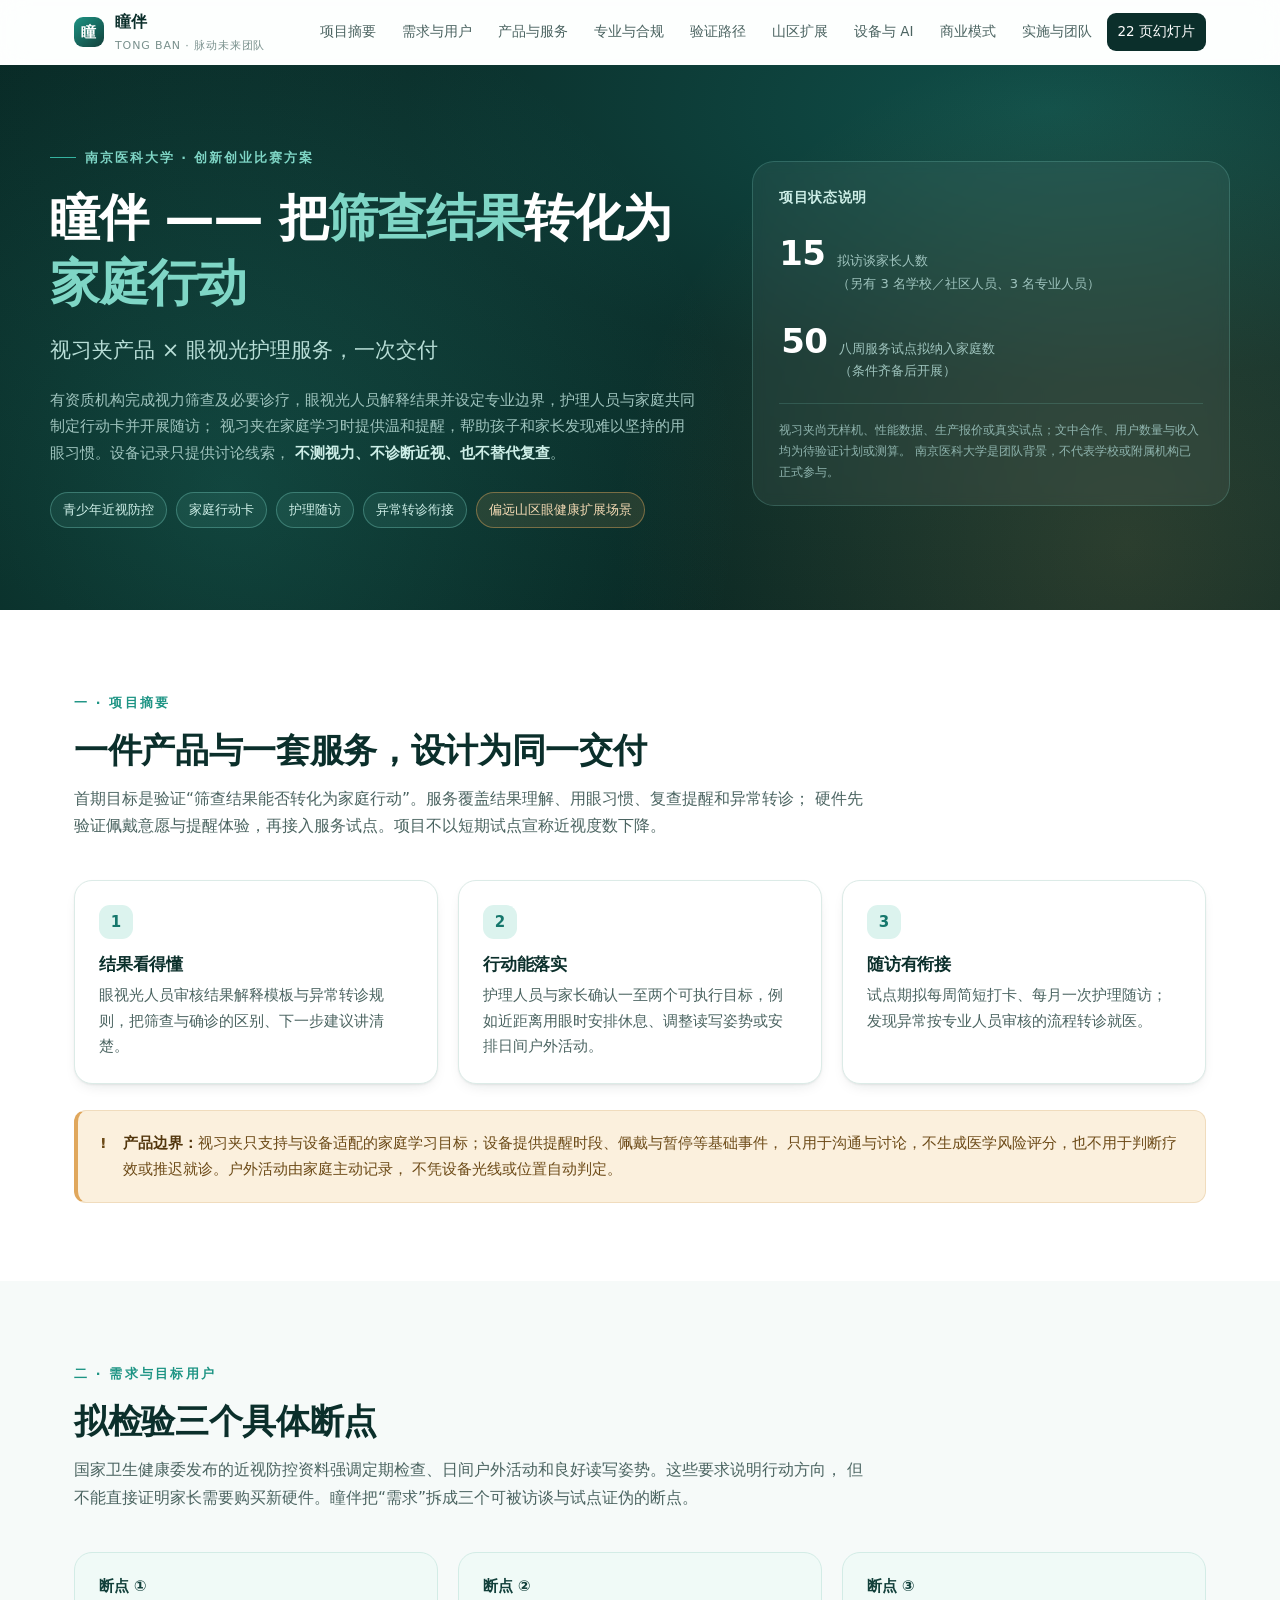
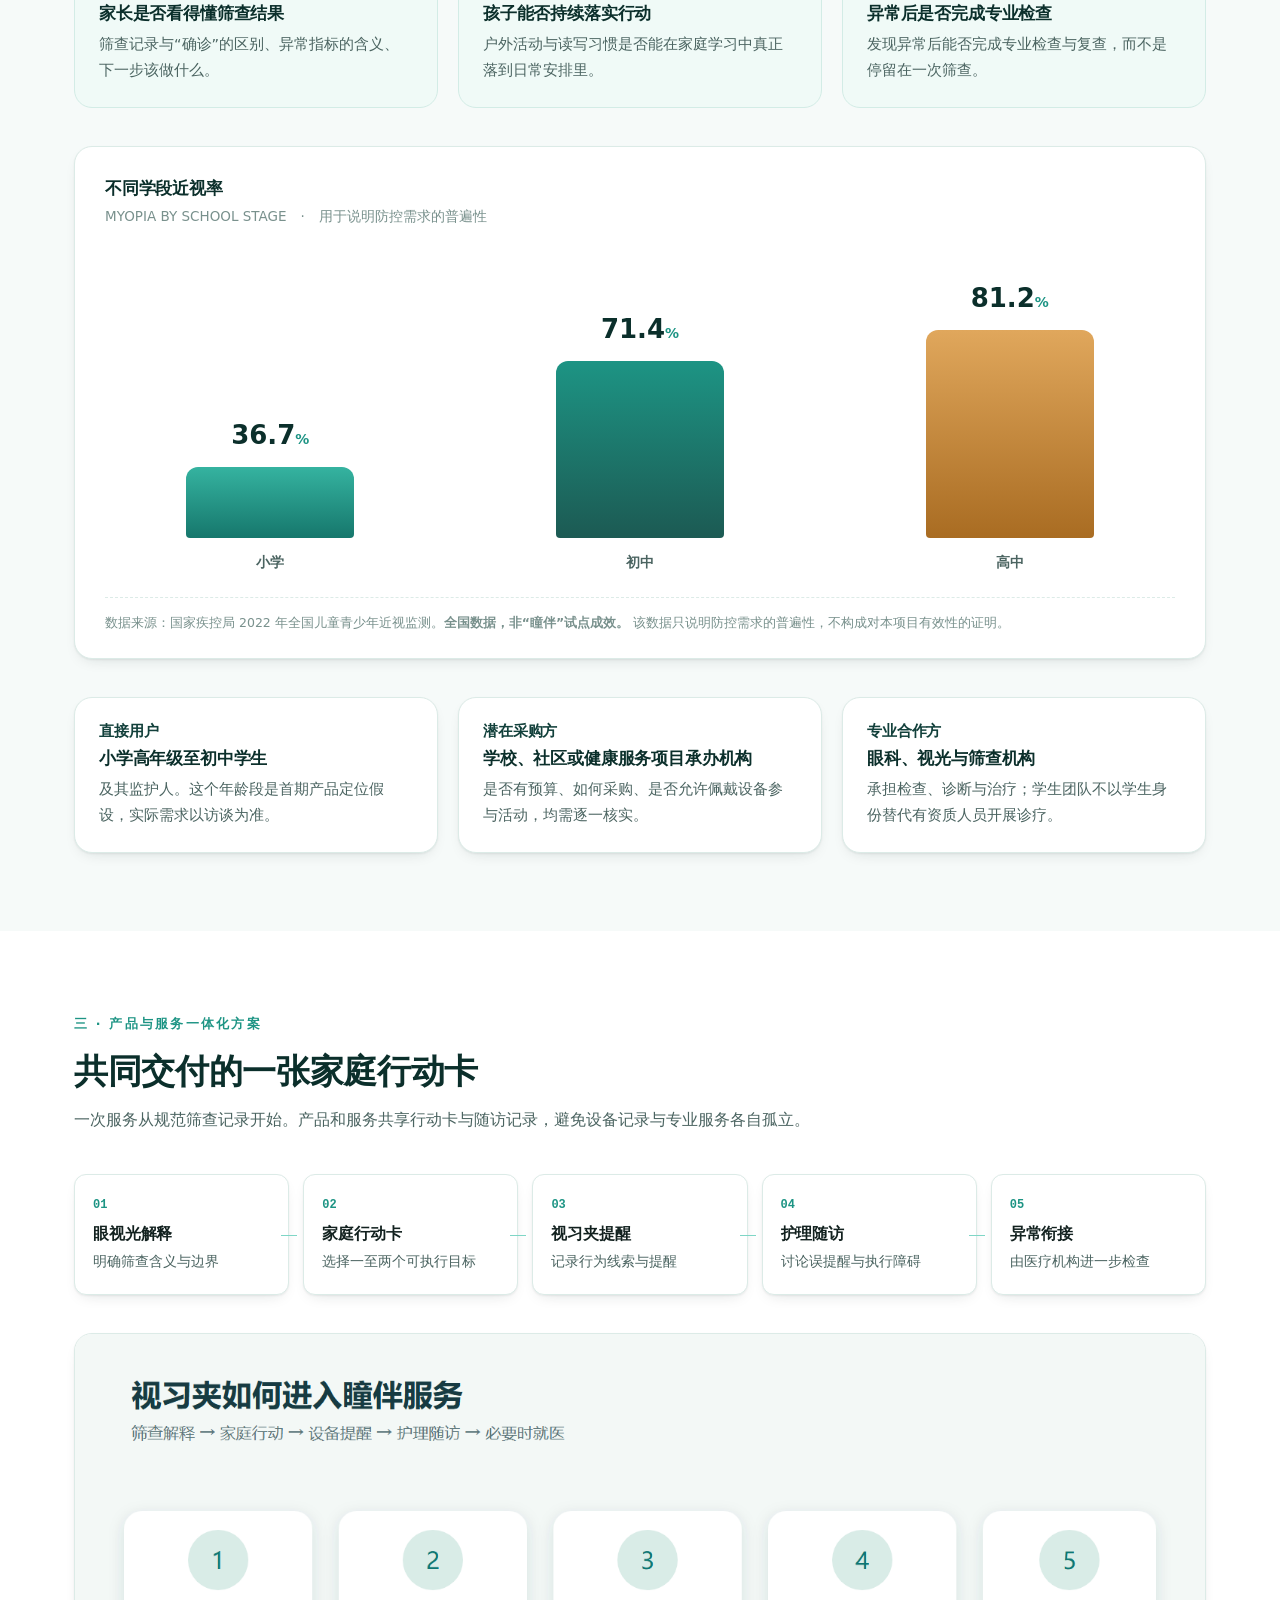
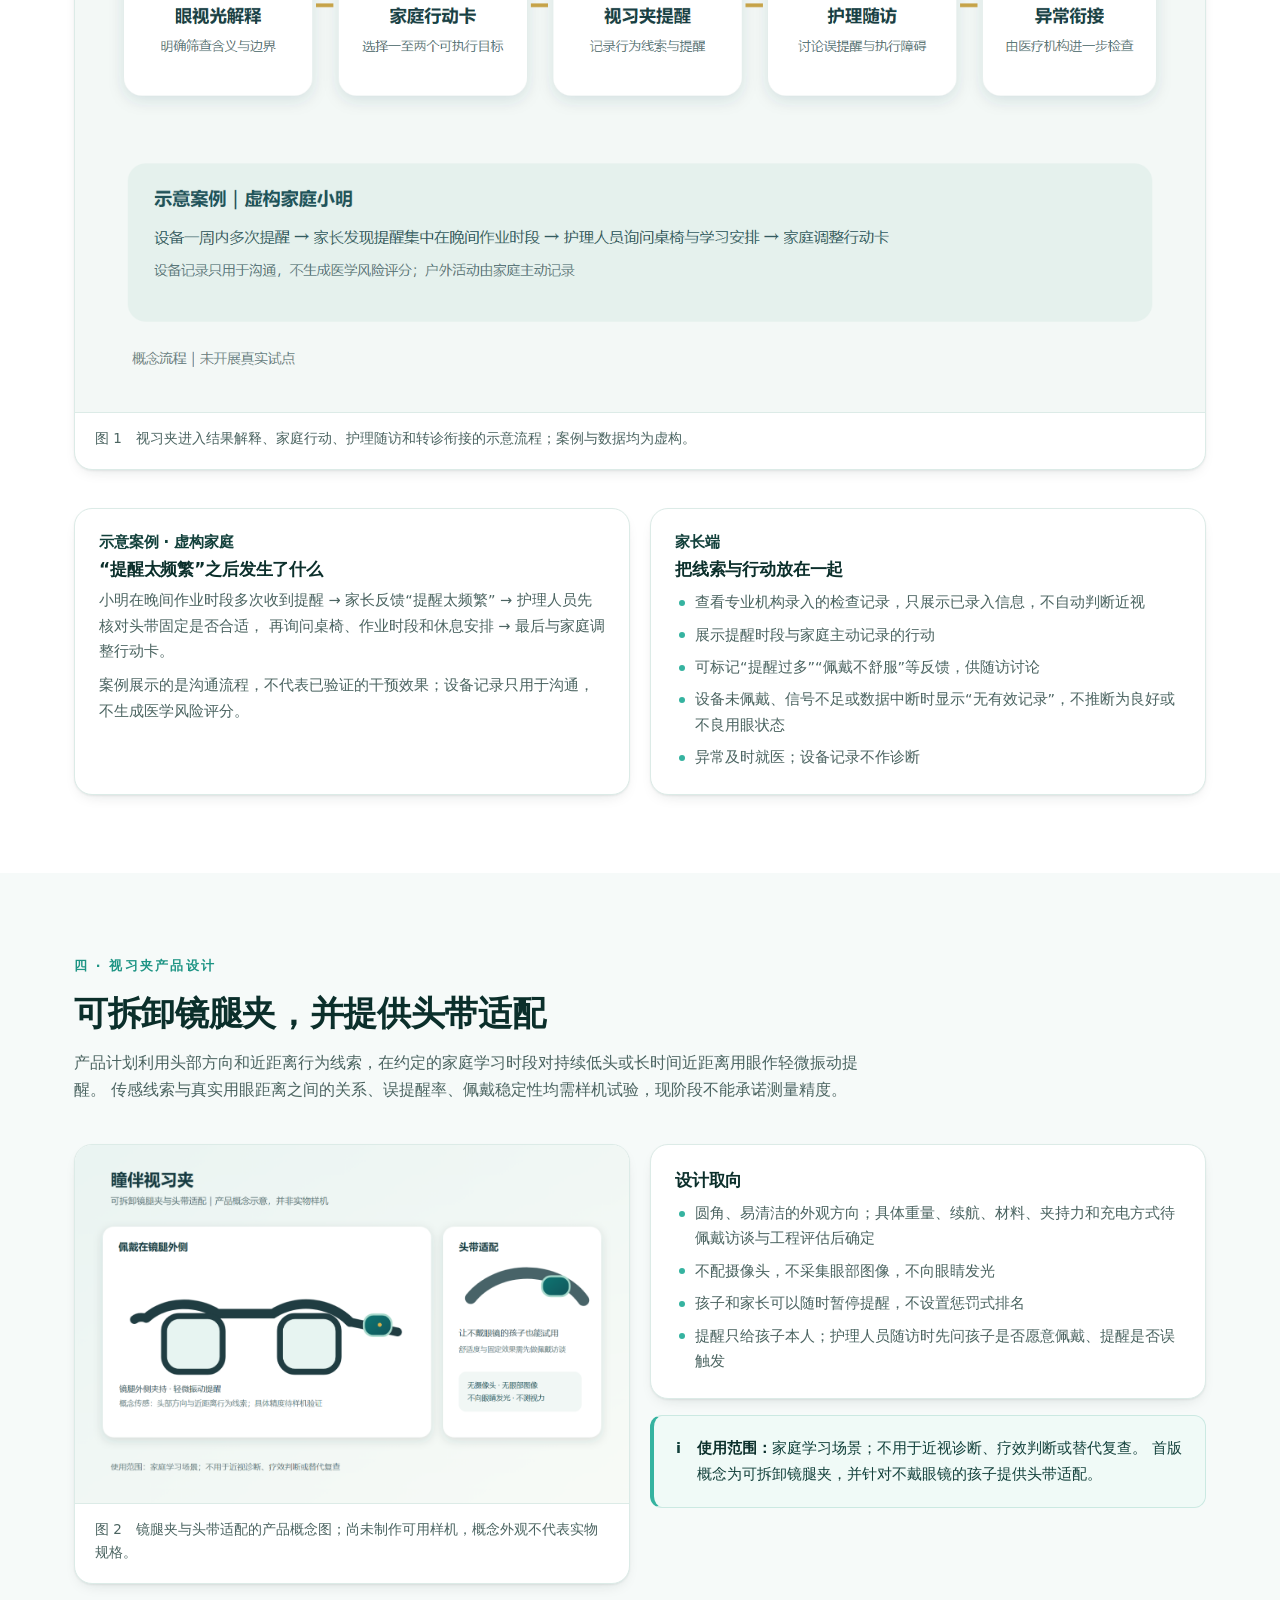
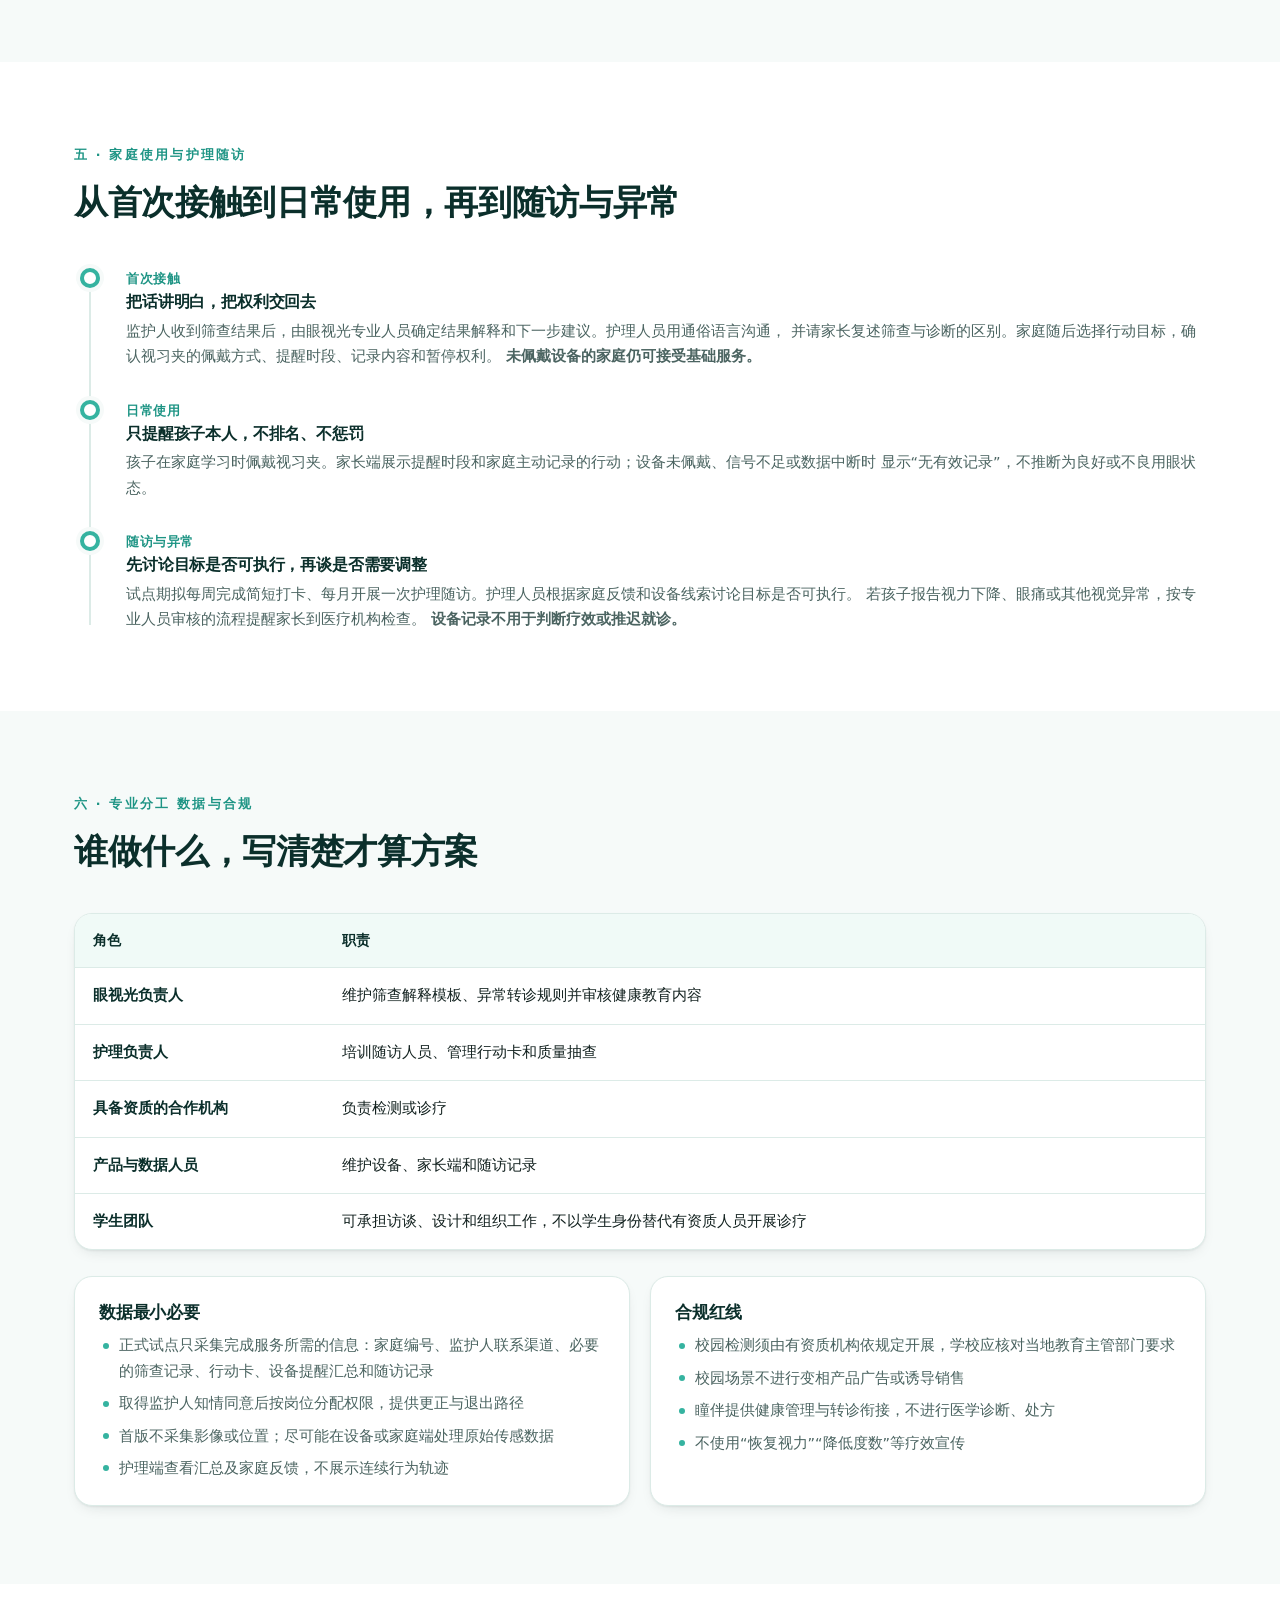
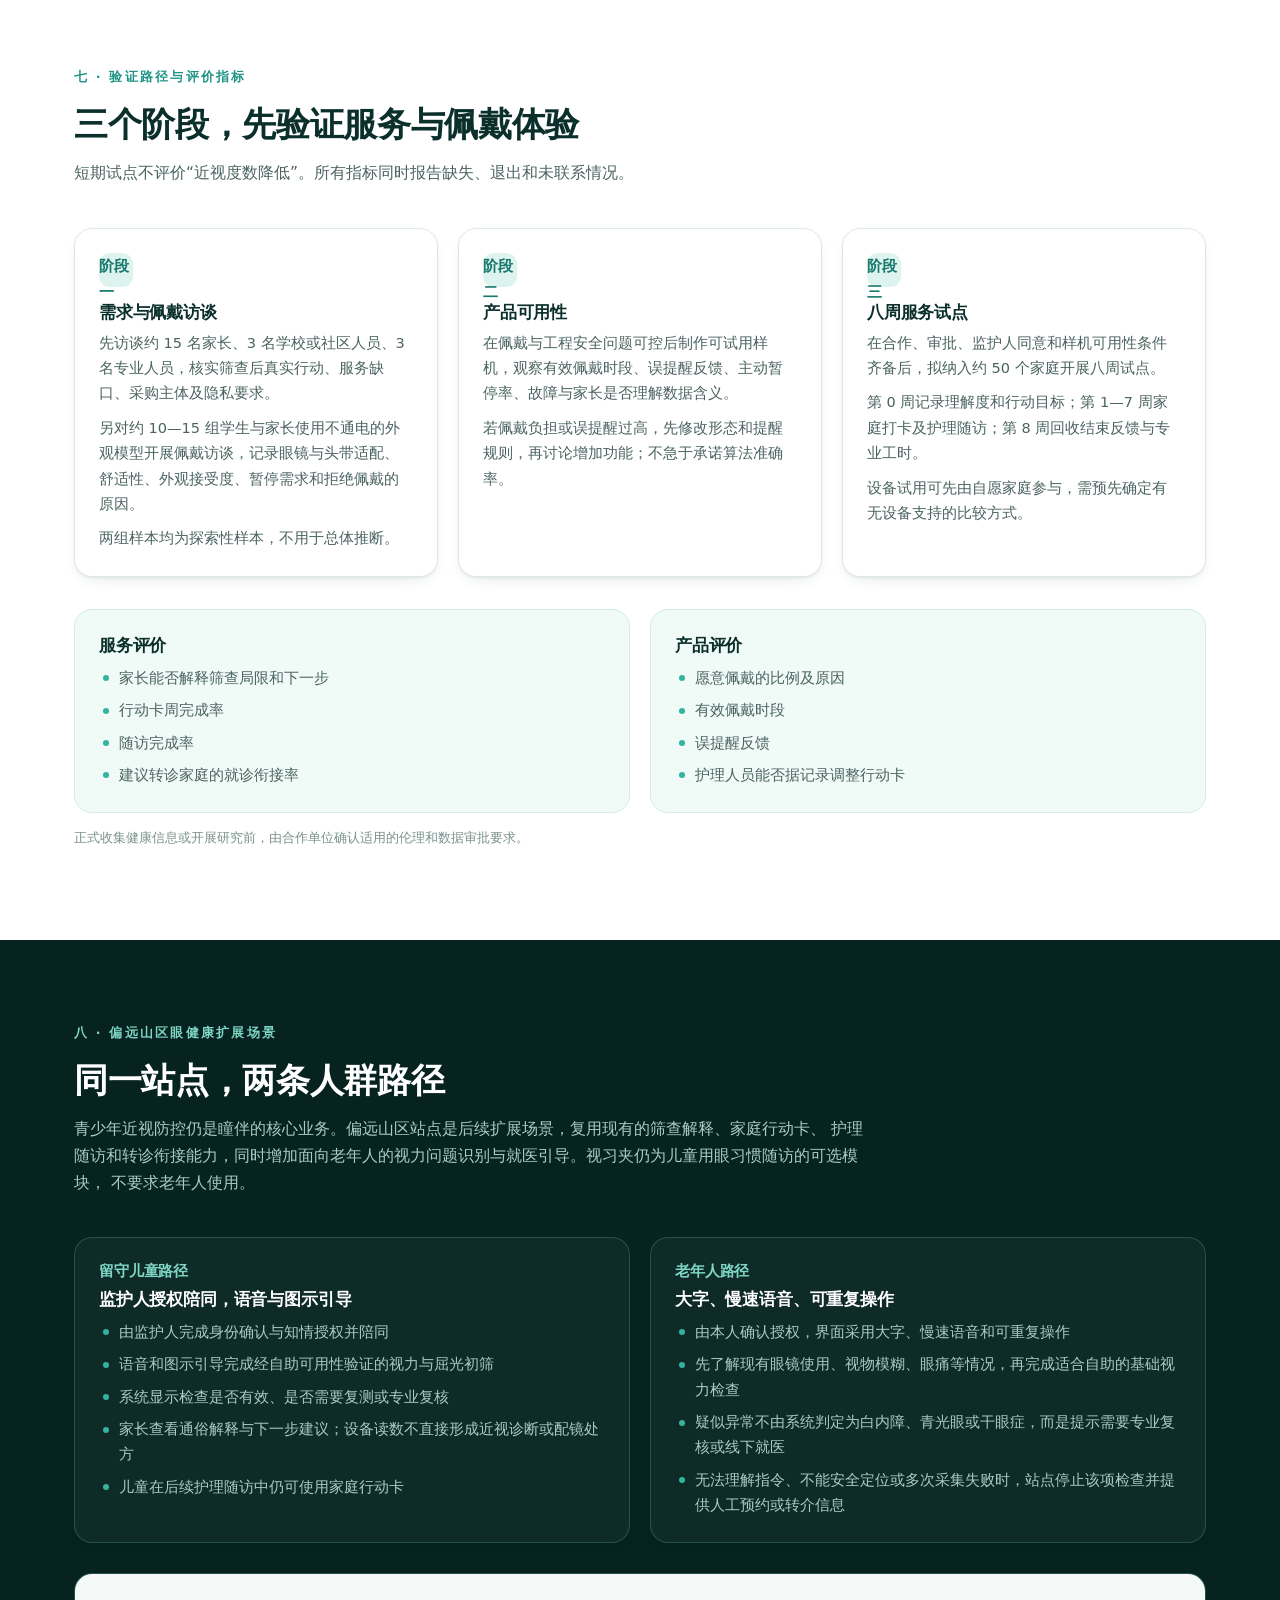
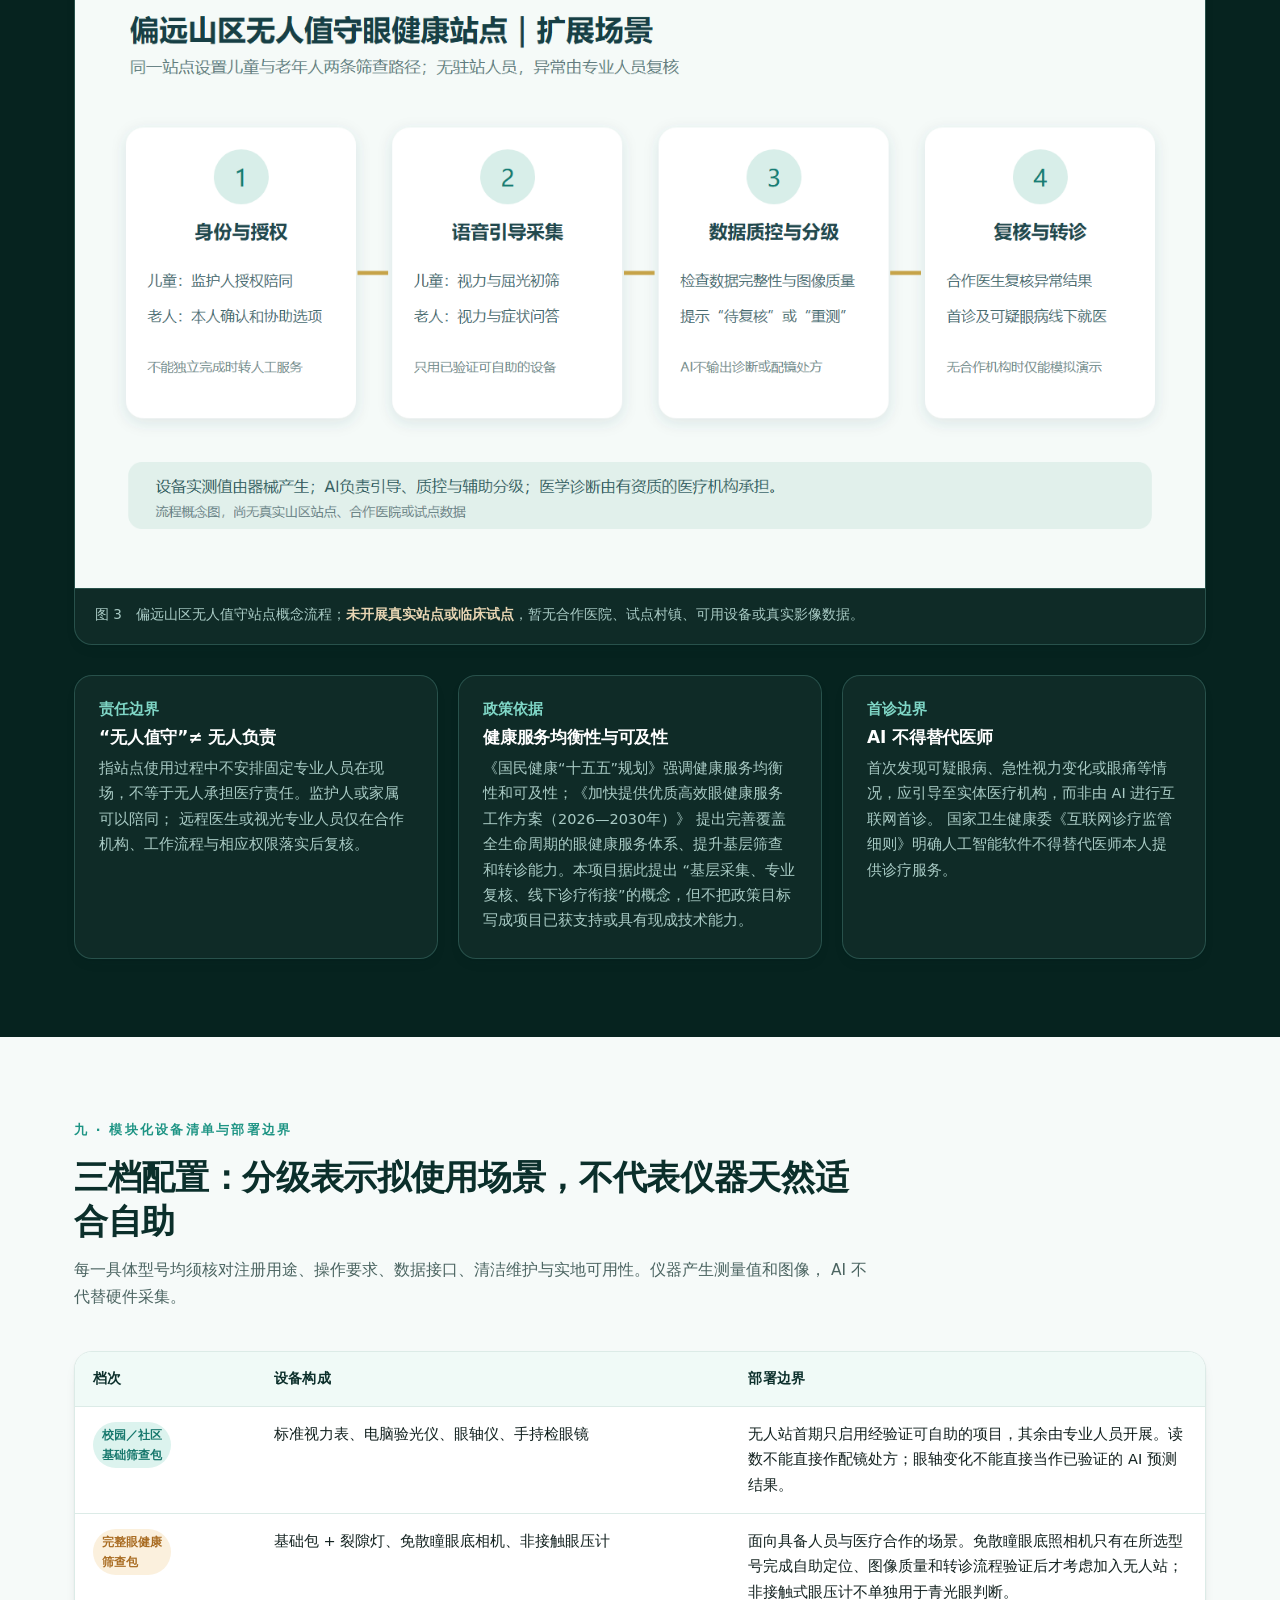
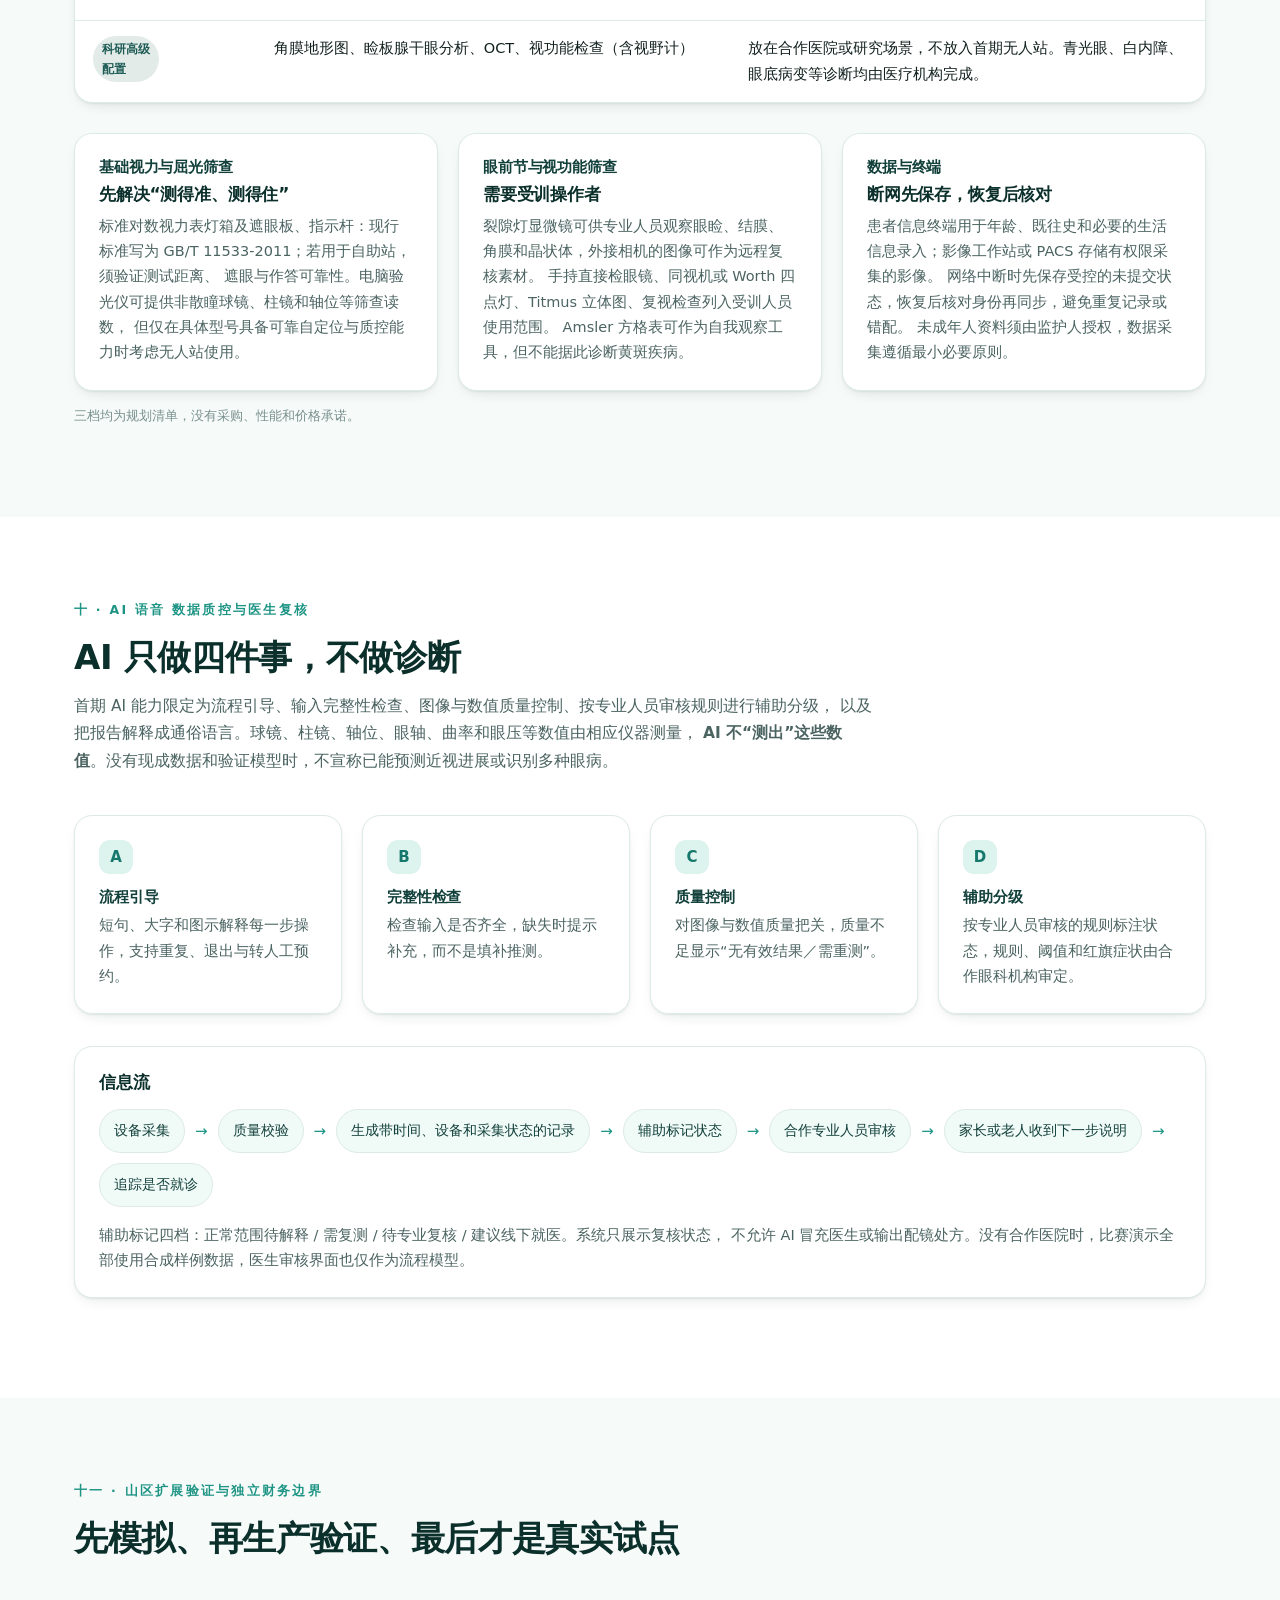
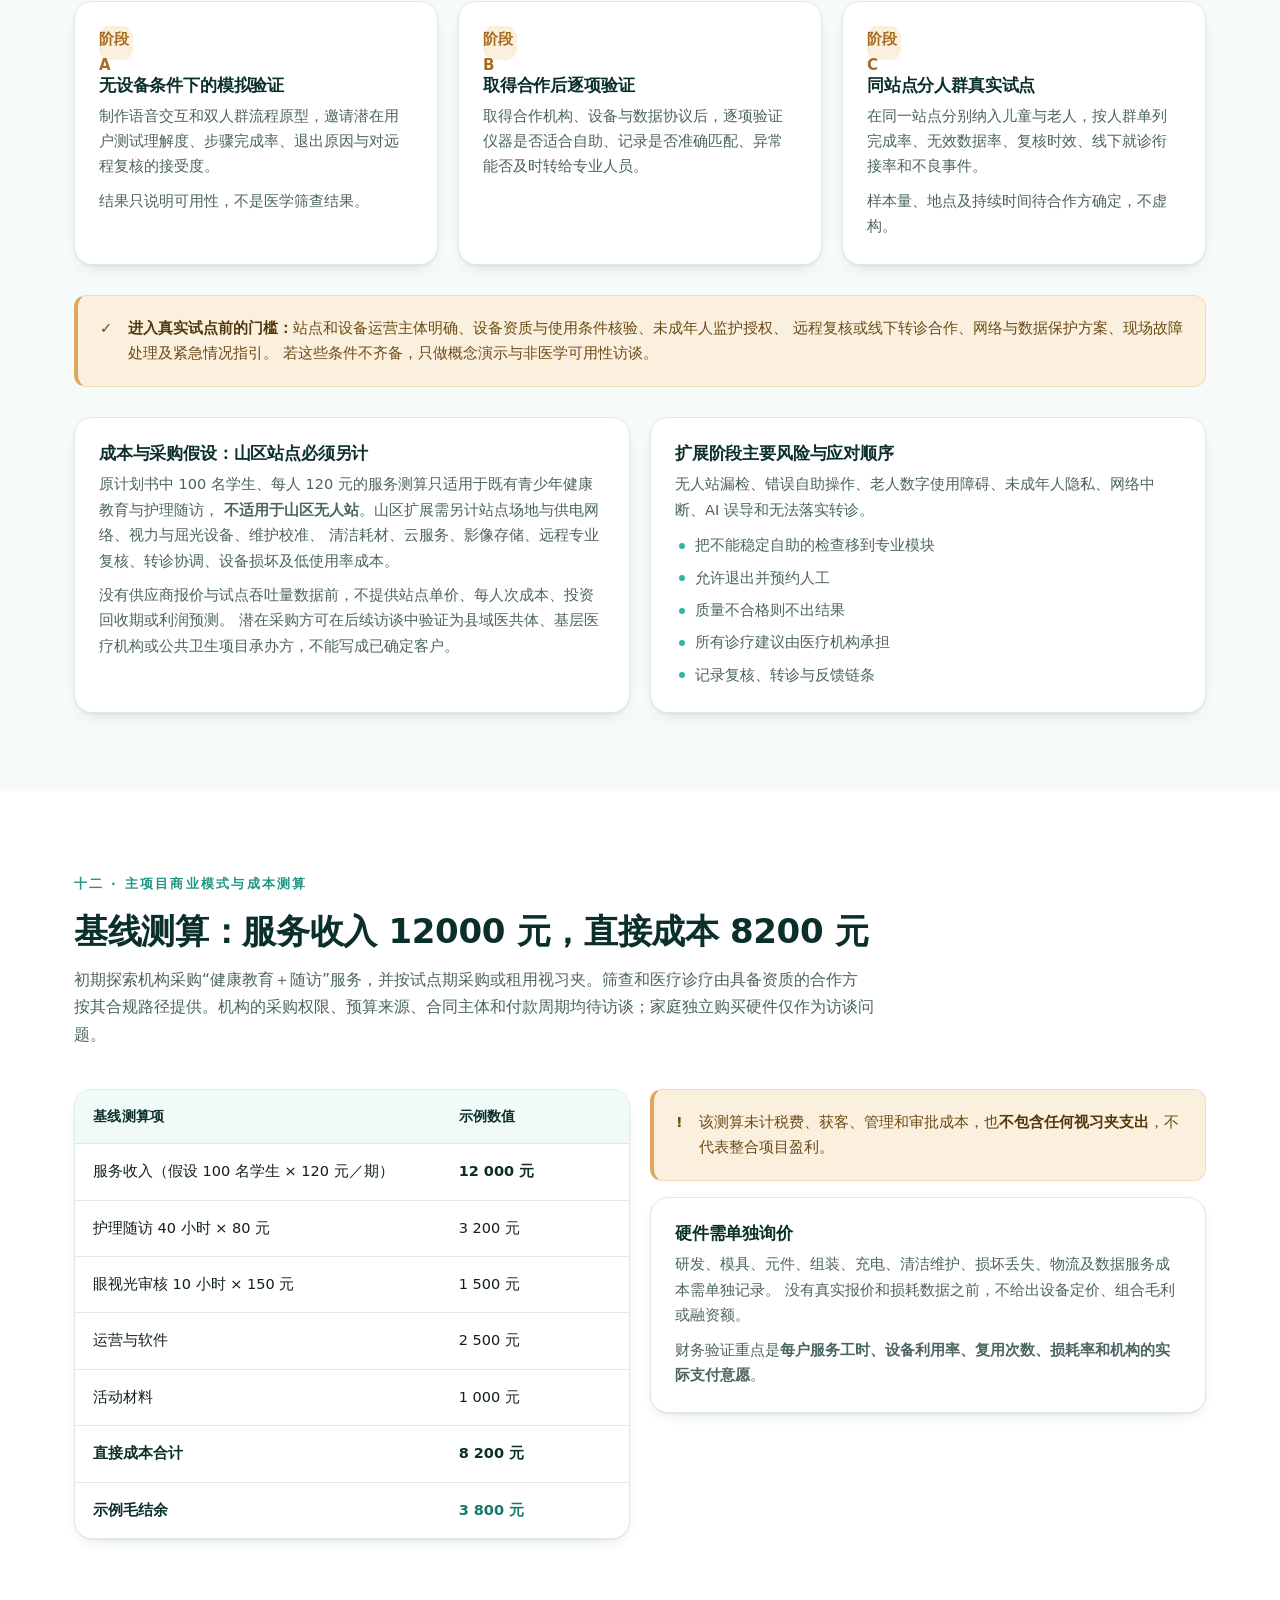
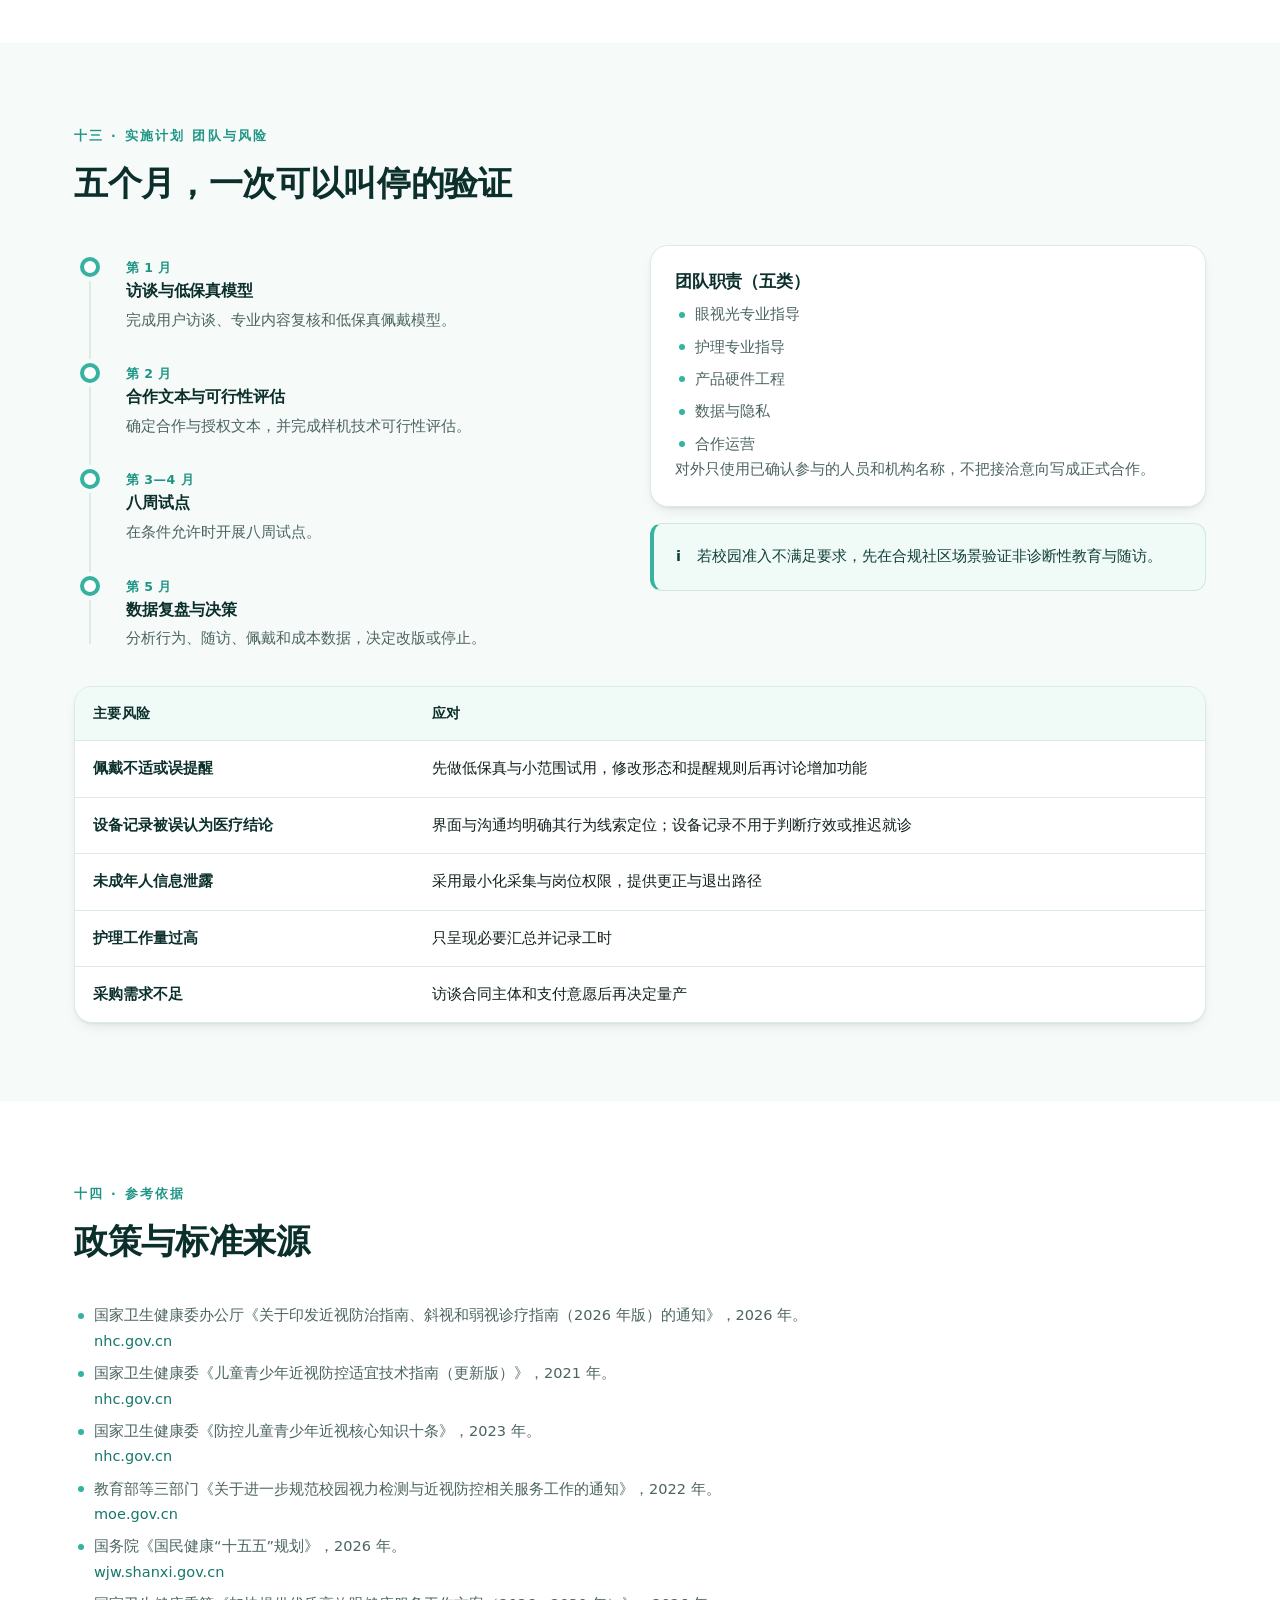
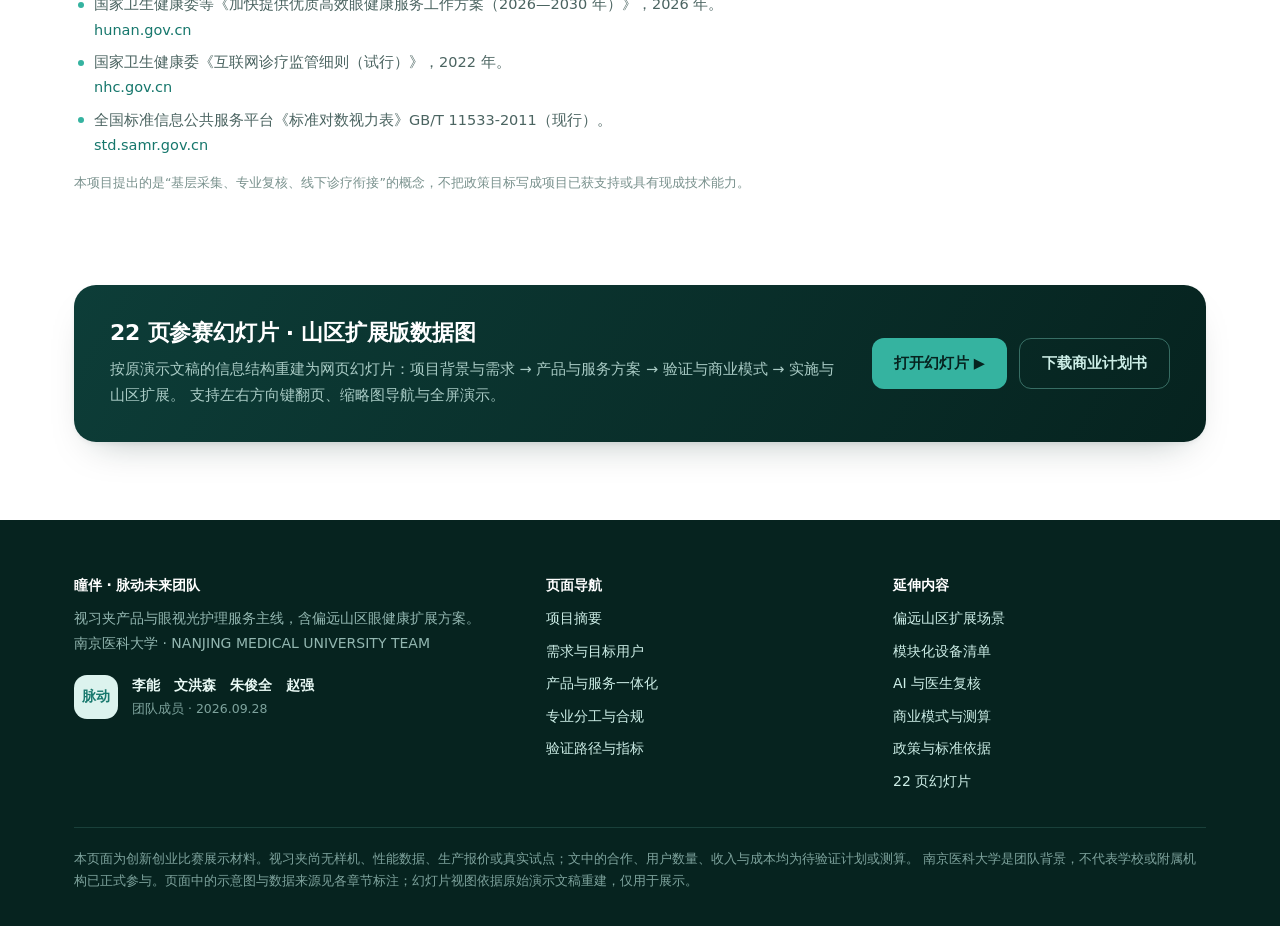
<file: index.html>
<!DOCTYPE html>
<html lang="zh-CN">
<head>
<meta charset="utf-8">
<meta name="viewport" content="width=device-width, initial-scale=1">
<title>瞳伴 · 青少年视力健康管理项目 | 脉动未来团队</title>
<meta name="description" content="瞳伴把视习夹行为提醒与眼视光护理服务设计为同一交付：筛查结果解释、家庭行动卡、护理随访与异常转诊衔接，并给出偏远山区眼健康扩展方案。">
<meta name="author" content="南京医科大学 脉动未来团队">
<meta name="theme-color" content="#06231f">
<meta property="og:title" content="瞳伴 · 青少年视力健康管理项目">
<meta property="og:description" content="视习夹产品与眼视光护理服务，含偏远山区眼健康扩展方案。">
<meta property="og:type" content="website">
<link rel="icon" href="data:image/svg+xml,%3Csvg xmlns='http://www.w3.org/2000/svg' viewBox='0 0 32 32'%3E%3Crect width='32' height='32' rx='9' fill='%231d9484'/%3E%3Ctext x='16' y='22' font-size='17' font-family='sans-serif' font-weight='bold' fill='white' text-anchor='middle'%3E瞳%3C/text%3E%3C/svg%3E">
<link rel="stylesheet" href="css/style.css">
</head>
<body>

<header class="topbar" id="topbar">
  <div class="container topbar__inner">
    <a class="brand" href="#top">
      <span class="brand__mark">瞳</span>
      <span>瞳伴<small>TONG BAN · 脉动未来团队</small></span>
    </a>
    <button class="nav-toggle" id="navToggle" aria-label="展开导航" aria-expanded="false">☰</button>
    <nav class="nav" id="nav">
      <a href="#overview">项目摘要</a>
      <a href="#needs">需求与用户</a>
      <a href="#solution">产品与服务</a>
      <a href="#validity">专业与合规</a>
      <a href="#validation">验证路径</a>
      <a href="#rural">山区扩展</a>
      <a href="#equipment">设备与 AI</a>
      <a href="#business">商业模式</a>
      <a href="#plan">实施与团队</a>
      <a class="is-cta" href="slides.html">22 页幻灯片</a>
    </nav>
  </div>
</header>

<main id="top">

  <!-- ============ 首屏 ============ -->
  <section class="hero">
    <div class="container hero__grid">
      <div>
        <span class="eyebrow">南京医科大学 · 创新创业比赛方案</span>
        <h1>瞳伴 —— 把<em>筛查结果</em>转化为<em>家庭行动</em></h1>
        <p class="hero__sub">视习夹产品 × 眼视光护理服务，一次交付</p>
        <p class="hero__lead">
          有资质机构完成视力筛查及必要诊疗，眼视光人员解释结果并设定专业边界，护理人员与家庭共同制定行动卡并开展随访；
          视习夹在家庭学习时提供温和提醒，帮助孩子和家长发现难以坚持的用眼习惯。设备记录只提供讨论线索，
          <strong style="color:#cdeee7">不测视力、不诊断近视、也不替代复查</strong>。
        </p>
        <div class="hero__tags">
          <span class="tag">青少年近视防控</span>
          <span class="tag">家庭行动卡</span>
          <span class="tag">护理随访</span>
          <span class="tag">异常转诊衔接</span>
          <span class="tag tag--amber">偏远山区眼健康扩展场景</span>
        </div>
      </div>
      <aside class="hero__card">
        <h3>项目状态说明</h3>
        <div class="hero__stats">
          <div class="stat">
            <div class="stat__num" data-count="15" data-suffix="">15</div>
            <div class="stat__label">拟访谈家长人数<br>（另有 3 名学校／社区人员、3 名专业人员）</div>
          </div>
          <div class="stat">
            <div class="stat__num" data-count="50" data-suffix=""><span></span>50</div>
            <div class="stat__label">八周服务试点拟纳入家庭数<br>（条件齐备后开展）</div>
          </div>
        </div>
        <hr>
        <p class="hero__note">
          视习夹尚无样机、性能数据、生产报价或真实试点；文中合作、用户数量与收入均为待验证计划或测算。
          南京医科大学是团队背景，不代表学校或附属机构已正式参与。
        </p>
      </aside>
    </div>
  </section>

  <!-- ============ 项目摘要 ============ -->
  <section class="section section--tint" id="overview">
    <div class="container">
      <div class="section__head reveal">
        <span class="section__kicker">一 · 项目摘要</span>
        <h2>一件产品与一套服务，设计为同一交付</h2>
        <p>
          首期目标是验证“筛查结果能否转化为家庭行动”。服务覆盖结果理解、用眼习惯、复查提醒和异常转诊；
          硬件先验证佩戴意愿与提醒体验，再接入服务试点。项目不以短期试点宣称近视度数下降。
        </p>
      </div>

      <div class="grid g3">
        <article class="card reveal">
          <div class="card__num">1</div>
          <h3>结果看得懂</h3>
          <p>眼视光人员审核结果解释模板与异常转诊规则，把筛查与确诊的区别、下一步建议讲清楚。</p>
        </article>
        <article class="card reveal">
          <div class="card__num">2</div>
          <h3>行动能落实</h3>
          <p>护理人员与家长确认一至两个可执行目标，例如近距离用眼时安排休息、调整读写姿势或安排日间户外活动。</p>
        </article>
        <article class="card reveal">
          <div class="card__num">3</div>
          <h3>随访有衔接</h3>
          <p>试点期拟每周简短打卡、每月一次护理随访；发现异常按专业人员审核的流程转诊就医。</p>
        </article>
      </div>

      <div class="callout reveal" style="margin-top:26px">
        <span class="callout__icon">!</span>
        <div>
          <strong>产品边界：</strong>视习夹只支持与设备适配的家庭学习目标；设备提供提醒时段、佩戴与暂停等基础事件，
          只用于沟通与讨论，不生成医学风险评分，也不用于判断疗效或推迟就诊。户外活动由家庭主动记录，
          不凭设备光线或位置自动判定。
        </div>
      </div>
    </div>
  </section>

  <!-- ============ 需求与目标用户 ============ -->
  <section class="section" id="needs">
    <div class="container">
      <div class="section__head reveal">
        <span class="section__kicker">二 · 需求与目标用户</span>
        <h2>拟检验三个具体断点</h2>
        <p>
          国家卫生健康委发布的近视防控资料强调定期检查、日间户外活动和良好读写姿势。这些要求说明行动方向，
          但不能直接证明家长需要购买新硬件。瞳伴把“需求”拆成三个可被访谈与试点证伪的断点。
        </p>
      </div>

      <div class="grid g3" style="margin-bottom:38px">
        <article class="card card--flat reveal">
          <h4>断点 ①</h4>
          <h3>家长是否看得懂筛查结果</h3>
          <p>筛查记录与“确诊”的区别、异常指标的含义、下一步该做什么。</p>
        </article>
        <article class="card card--flat reveal">
          <h4>断点 ②</h4>
          <h3>孩子能否持续落实行动</h3>
          <p>户外活动与读写习惯是否能在家庭学习中真正落到日常安排里。</p>
        </article>
        <article class="card card--flat reveal">
          <h4>断点 ③</h4>
          <h3>异常后是否完成专业检查</h3>
          <p>发现异常后能否完成专业检查与复查，而不是停留在一次筛查。</p>
        </article>
      </div>

      <!-- 近视率图表 -->
      <div class="chartcard reveal" style="margin-bottom:38px">
        <h3 style="font-size:17px;color:var(--ink-800)">不同学段近视率</h3>
        <p style="margin:6px 0 26px;font-size:13.5px;color:var(--text-3)">MYOPIA BY SCHOOL STAGE　·　用于说明防控需求的普遍性</p>
        <div class="chart" id="myopiaChart">
          <div class="bar"><div class="bar__val" data-value="36.7">36.7<span>%</span></div><div class="bar__fill" data-h="37"></div><div class="bar__label">小学</div></div>
          <div class="bar"><div class="bar__val" data-value="71.4">71.4<span>%</span></div><div class="bar__fill" data-h="71"></div><div class="bar__label">初中</div></div>
          <div class="bar"><div class="bar__val" data-value="81.2">81.2<span>%</span></div><div class="bar__fill" data-h="81"></div><div class="bar__label">高中</div></div>
        </div>
        <p class="chart__caption">
          数据来源：国家疾控局 2022 年全国儿童青少年近视监测。<strong>全国数据，非“瞳伴”试点成效。</strong>
          该数据只说明防控需求的普遍性，不构成对本项目有效性的证明。
        </p>
      </div>

      <div class="grid g3">
        <article class="card reveal">
          <h4>直接用户</h4>
          <h3>小学高年级至初中学生</h3>
          <p>及其监护人。这个年龄段是首期产品定位假设，实际需求以访谈为准。</p>
        </article>
        <article class="card reveal">
          <h4>潜在采购方</h4>
          <h3>学校、社区或健康服务项目承办机构</h3>
          <p>是否有预算、如何采购、是否允许佩戴设备参与活动，均需逐一核实。</p>
        </article>
        <article class="card reveal">
          <h4>专业合作方</h4>
          <h3>眼科、视光与筛查机构</h3>
          <p>承担检查、诊断与治疗；学生团队不以学生身份替代有资质人员开展诊疗。</p>
        </article>
      </div>
    </div>
  </section>

  <!-- ============ 产品与服务一体化方案 ============ -->
  <section class="section section--tint" id="solution">
    <div class="container">
      <div class="section__head reveal">
        <span class="section__kicker">三 · 产品与服务一体化方案</span>
        <h2>共同交付的一张家庭行动卡</h2>
        <p>
          一次服务从规范筛查记录开始。产品和服务共享行动卡与随访记录，避免设备记录与专业服务各自孤立。
        </p>
      </div>

      <div class="flow reveal" style="margin-bottom:38px">
        <div class="flow__step">
          <div class="flow__idx">01</div>
          <h4>眼视光解释</h4>
          <p>明确筛查含义与边界</p>
        </div>
        <div class="flow__step">
          <div class="flow__idx">02</div>
          <h4>家庭行动卡</h4>
          <p>选择一至两个可执行目标</p>
        </div>
        <div class="flow__step">
          <div class="flow__idx">03</div>
          <h4>视习夹提醒</h4>
          <p>记录行为线索与提醒</p>
        </div>
        <div class="flow__step">
          <div class="flow__idx">04</div>
          <h4>护理随访</h4>
          <p>讨论误提醒与执行障碍</p>
        </div>
        <div class="flow__step">
          <div class="flow__idx">05</div>
          <h4>异常衔接</h4>
          <p>由医疗机构进一步检查</p>
        </div>
      </div>

      <figure class="figure reveal" style="margin:0 0 38px">
        <img src="assets/img/flow-screening-to-action.png" alt="视习夹如何进入瞳伴服务：筛查解释、家庭行动卡、视习夹提醒、护理随访、异常衔接五环节流程示意" loading="lazy">
        <figcaption>
          图 1　视习夹进入结果解释、家庭行动、护理随访和转诊衔接的示意流程；案例与数据均为虚构。
        </figcaption>
      </figure>

      <div class="grid g2">
        <article class="card reveal">
          <h4>示意案例 · 虚构家庭</h4>
          <h3>“提醒太频繁”之后发生了什么</h3>
          <p>
            小明在晚间作业时段多次收到提醒 → 家长反馈“提醒太频繁” → 护理人员先核对头带固定是否合适，
            再询问桌椅、作业时段和休息安排 → 最后与家庭调整行动卡。
          </p>
          <p class="disclaimer">
            案例展示的是沟通流程，不代表已验证的干预效果；设备记录只用于沟通，不生成医学风险评分。
          </p>
        </article>
        <article class="card reveal">
          <h4>家长端</h4>
          <h3>把线索与行动放在一起</h3>
          <ul class="list">
            <li>查看专业机构录入的检查记录，只展示已录入信息，不自动判断近视</li>
            <li>展示提醒时段与家庭主动记录的行动</li>
            <li>可标记“提醒过多”“佩戴不舒服”等反馈，供随访讨论</li>
            <li>设备未佩戴、信号不足或数据中断时显示“无有效记录”，不推断为良好或不良用眼状态</li>
            <li>异常及时就医；设备记录不作诊断</li>
          </ul>
        </article>
      </div>
    </div>
  </section>

  <!-- ============ 视习夹产品设计 ============ -->
  <section class="section" id="product">
    <div class="container">
      <div class="section__head reveal">
        <span class="section__kicker">四 · 视习夹产品设计</span>
        <h2>可拆卸镜腿夹，并提供头带适配</h2>
        <p>
          产品计划利用头部方向和近距离行为线索，在约定的家庭学习时段对持续低头或长时间近距离用眼作轻微振动提醒。
          传感线索与真实用眼距离之间的关系、误提醒率、佩戴稳定性均需样机试验，现阶段不能承诺测量精度。
        </p>
      </div>

      <div class="grid g2" style="align-items:start">
        <figure class="figure reveal" style="margin:0">
          <img src="assets/img/product-concept.png" alt="瞳伴视习夹产品概念图：镜腿外侧夹持与头带适配两种形态" loading="lazy">
          <figcaption>图 2　镜腿夹与头带适配的产品概念图；尚未制作可用样机，概念外观不代表实物规格。</figcaption>
        </figure>

        <div class="grid reveal" style="gap:16px">
          <article class="card">
            <h3>设计取向</h3>
            <ul class="list">
              <li>圆角、易清洁的外观方向；具体重量、续航、材料、夹持力和充电方式待佩戴访谈与工程评估后确定</li>
              <li>不配摄像头，不采集眼部图像，不向眼睛发光</li>
              <li>孩子和家长可以随时暂停提醒，不设置惩罚式排名</li>
              <li>提醒只给孩子本人；护理人员随访时先问孩子是否愿意佩戴、提醒是否误触发</li>
            </ul>
          </article>
          <div class="callout callout--teal">
            <span class="callout__icon">i</span>
            <div>
              <strong>使用范围：</strong>家庭学习场景；不用于近视诊断、疗效判断或替代复查。
              首版概念为可拆卸镜腿夹，并针对不戴眼镜的孩子提供头带适配。
            </div>
          </div>
        </div>
      </div>
    </div>
  </section>

  <!-- ============ 家庭使用与护理随访 ============ -->
  <section class="section section--tint" id="family">
    <div class="container">
      <div class="section__head reveal">
        <span class="section__kicker">五 · 家庭使用与护理随访</span>
        <h2>从首次接触到日常使用，再到随访与异常</h2>
      </div>
      <div class="timeline reveal">
        <div class="tl">
          <span class="tl__dot"></span>
          <span class="tl__meta">首次接触</span>
          <h4>把话讲明白，把权利交回去</h4>
          <p>
            监护人收到筛查结果后，由眼视光专业人员确定结果解释和下一步建议。护理人员用通俗语言沟通，
            并请家长复述筛查与诊断的区别。家庭随后选择行动目标，确认视习夹的佩戴方式、提醒时段、记录内容和暂停权利。
            <strong>未佩戴设备的家庭仍可接受基础服务。</strong>
          </p>
        </div>
        <div class="tl">
          <span class="tl__dot"></span>
          <span class="tl__meta">日常使用</span>
          <h4>只提醒孩子本人，不排名、不惩罚</h4>
          <p>
            孩子在家庭学习时佩戴视习夹。家长端展示提醒时段和家庭主动记录的行动；设备未佩戴、信号不足或数据中断时
            显示“无有效记录”，不推断为良好或不良用眼状态。
          </p>
        </div>
        <div class="tl">
          <span class="tl__dot"></span>
          <span class="tl__meta">随访与异常</span>
          <h4>先讨论目标是否可执行，再谈是否需要调整</h4>
          <p>
            试点期拟每周完成简短打卡、每月开展一次护理随访。护理人员根据家庭反馈和设备线索讨论目标是否可执行。
            若孩子报告视力下降、眼痛或其他视觉异常，按专业人员审核的流程提醒家长到医疗机构检查。
            <strong>设备记录不用于判断疗效或推迟就诊。</strong>
          </p>
        </div>
      </div>
    </div>
  </section>

  <!-- ============ 专业分工 数据与合规 ============ -->
  <section class="section" id="validity">
    <div class="container">
      <div class="section__head reveal">
        <span class="section__kicker">六 · 专业分工 数据与合规</span>
        <h2>谁做什么，写清楚才算方案</h2>
      </div>

      <div class="tablewrap reveal" style="margin-bottom:26px">
        <table>
          <thead>
            <tr><th style="width:22%">角色</th><th>职责</th></tr>
          </thead>
          <tbody>
            <tr><td><strong>眼视光负责人</strong></td><td>维护筛查解释模板、异常转诊规则并审核健康教育内容</td></tr>
            <tr><td><strong>护理负责人</strong></td><td>培训随访人员、管理行动卡和质量抽查</td></tr>
            <tr><td><strong>具备资质的合作机构</strong></td><td>负责检测或诊疗</td></tr>
            <tr><td><strong>产品与数据人员</strong></td><td>维护设备、家长端和随访记录</td></tr>
            <tr><td><strong>学生团队</strong></td><td>可承担访谈、设计和组织工作，不以学生身份替代有资质人员开展诊疗</td></tr>
          </tbody>
        </table>
      </div>

      <div class="grid g2">
        <article class="card reveal">
          <h3>数据最小必要</h3>
          <ul class="list">
            <li>正式试点只采集完成服务所需的信息：家庭编号、监护人联系渠道、必要的筛查记录、行动卡、设备提醒汇总和随访记录</li>
            <li>取得监护人知情同意后按岗位分配权限，提供更正与退出路径</li>
            <li>首版不采集影像或位置；尽可能在设备或家庭端处理原始传感数据</li>
            <li>护理端查看汇总及家庭反馈，不展示连续行为轨迹</li>
          </ul>
        </article>
        <article class="card reveal">
          <h3>合规红线</h3>
          <ul class="list">
            <li>校园检测须由有资质机构依规定开展，学校应核对当地教育主管部门要求</li>
            <li>校园场景不进行变相产品广告或诱导销售</li>
            <li>瞳伴提供健康管理与转诊衔接，不进行医学诊断、处方</li>
            <li>不使用“恢复视力”“降低度数”等疗效宣传</li>
          </ul>
        </article>
      </div>
    </div>
  </section>

  <!-- ============ 验证路径与评价指标 ============ -->
  <section class="section section--tint" id="validation">
    <div class="container">
      <div class="section__head reveal">
        <span class="section__kicker">七 · 验证路径与评价指标</span>
        <h2>三个阶段，先验证服务与佩戴体验</h2>
        <p>短期试点不评价“近视度数降低”。所有指标同时报告缺失、退出和未联系情况。</p>
      </div>

      <div class="grid g3" style="margin-bottom:32px">
        <article class="card reveal">
          <div class="card__num">阶段一</div>
          <h3>需求与佩戴访谈</h3>
          <p>先访谈约 15 名家长、3 名学校或社区人员、3 名专业人员，核实筛查后真实行动、服务缺口、采购主体及隐私要求。</p>
          <p>另对约 10—15 组学生与家长使用不通电的外观模型开展佩戴访谈，记录眼镜与头带适配、舒适性、外观接受度、暂停需求和拒绝佩戴的原因。</p>
          <p class="disclaimer">两组样本均为探索性样本，不用于总体推断。</p>
        </article>
        <article class="card reveal">
          <div class="card__num">阶段二</div>
          <h3>产品可用性</h3>
          <p>在佩戴与工程安全问题可控后制作可试用样机，观察有效佩戴时段、误提醒反馈、主动暂停率、故障与家长是否理解数据含义。</p>
          <p>若佩戴负担或误提醒过高，先修改形态和提醒规则，再讨论增加功能；不急于承诺算法准确率。</p>
        </article>
        <article class="card reveal">
          <div class="card__num">阶段三</div>
          <h3>八周服务试点</h3>
          <p>在合作、审批、监护人同意和样机可用性条件齐备后，拟纳入约 50 个家庭开展八周试点。</p>
          <p>第 0 周记录理解度和行动目标；第 1—7 周家庭打卡及护理随访；第 8 周回收结束反馈与专业工时。</p>
          <p>设备试用可先由自愿家庭参与，需预先确定有无设备支持的比较方式。</p>
        </article>
      </div>

      <div class="grid g2">
        <article class="card card--flat reveal">
          <h3>服务评价</h3>
          <ul class="list">
            <li>家长能否解释筛查局限和下一步</li>
            <li>行动卡周完成率</li>
            <li>随访完成率</li>
            <li>建议转诊家庭的就诊衔接率</li>
          </ul>
        </article>
        <article class="card card--flat reveal">
          <h3>产品评价</h3>
          <ul class="list">
            <li>愿意佩戴的比例及原因</li>
            <li>有效佩戴时段</li>
            <li>误提醒反馈</li>
            <li>护理人员能否据记录调整行动卡</li>
          </ul>
        </article>
      </div>
      <p class="disclaimer reveal">
        正式收集健康信息或开展研究前，由合作单位确认适用的伦理和数据审批要求。
      </p>
    </div>
  </section>

  <!-- ============ 偏远山区眼健康扩展 ============ -->
  <section class="section section--dark" id="rural">
    <div class="container">
      <div class="section__head reveal">
        <span class="section__kicker">八 · 偏远山区眼健康扩展场景</span>
        <h2>同一站点，两条人群路径</h2>
        <p>
          青少年近视防控仍是瞳伴的核心业务。偏远山区站点是后续扩展场景，复用现有的筛查解释、家庭行动卡、
          护理随访和转诊衔接能力，同时增加面向老年人的视力问题识别与就医引导。视习夹仍为儿童用眼习惯随访的可选模块，
          不要求老年人使用。
        </p>
      </div>

      <div class="grid g2" style="margin-bottom:30px">
        <article class="card reveal" style="background:rgba(255,255,255,.04);border-color:rgba(127,214,198,.22)">
          <h4 style="color:var(--teal-300)">留守儿童路径</h4>
          <h3 style="color:#fff">监护人授权陪同，语音与图示引导</h3>
          <ul class="list" style="color:#a9cbc5">
            <li style="color:#a9cbc5">由监护人完成身份确认与知情授权并陪同</li>
            <li style="color:#a9cbc5">语音和图示引导完成经自助可用性验证的视力与屈光初筛</li>
            <li style="color:#a9cbc5">系统显示检查是否有效、是否需要复测或专业复核</li>
            <li style="color:#a9cbc5">家长查看通俗解释与下一步建议；设备读数不直接形成近视诊断或配镜处方</li>
            <li style="color:#a9cbc5">儿童在后续护理随访中仍可使用家庭行动卡</li>
          </ul>
        </article>
        <article class="card reveal" style="background:rgba(255,255,255,.04);border-color:rgba(127,214,198,.22)">
          <h4 style="color:var(--teal-300)">老年人路径</h4>
          <h3 style="color:#fff">大字、慢速语音、可重复操作</h3>
          <ul class="list" style="color:#a9cbc5">
            <li style="color:#a9cbc5">由本人确认授权，界面采用大字、慢速语音和可重复操作</li>
            <li style="color:#a9cbc5">先了解现有眼镜使用、视物模糊、眼痛等情况，再完成适合自助的基础视力检查</li>
            <li style="color:#a9cbc5">疑似异常不由系统判定为白内障、青光眼或干眼症，而是提示需要专业复核或线下就医</li>
            <li style="color:#a9cbc5">无法理解指令、不能安全定位或多次采集失败时，站点停止该项检查并提供人工预约或转介信息</li>
          </ul>
        </article>
      </div>

      <figure class="figure reveal" style="margin:0 0 30px;background:rgba(255,255,255,.04);border-color:rgba(127,214,198,.22)">
        <img src="assets/img/rural-station-concept.png" alt="偏远山区无人值守眼健康站点概念流程：身份与授权、语音引导采集、数据质控与分级、复核与转诊" loading="lazy" style="background:#fff">
        <figcaption style="color:#a9cbc5;border-top-color:rgba(127,214,198,.22)">
          图 3　偏远山区无人值守站点概念流程；<strong style="color:#e8d5b3">未开展真实站点或临床试点</strong>，暂无合作医院、试点村镇、可用设备或真实影像数据。
        </figcaption>
      </figure>

      <div class="grid g3">
        <article class="card reveal" style="background:rgba(255,255,255,.04);border-color:rgba(127,214,198,.22)">
          <h4 style="color:var(--teal-300)">责任边界</h4>
          <h3 style="color:#fff">“无人值守”≠ 无人负责</h3>
          <p style="color:#a9cbc5">
            指站点使用过程中不安排固定专业人员在现场，不等于无人承担医疗责任。监护人或家属可以陪同；
            远程医生或视光专业人员仅在合作机构、工作流程与相应权限落实后复核。
          </p>
        </article>
        <article class="card reveal" style="background:rgba(255,255,255,.04);border-color:rgba(127,214,198,.22)">
          <h4 style="color:var(--teal-300)">政策依据</h4>
          <h3 style="color:#fff">健康服务均衡性与可及性</h3>
          <p style="color:#a9cbc5">
            《国民健康“十五五”规划》强调健康服务均衡性和可及性；《加快提供优质高效眼健康服务工作方案（2026—2030年）》
            提出完善覆盖全生命周期的眼健康服务体系、提升基层筛查和转诊能力。本项目据此提出
            “基层采集、专业复核、线下诊疗衔接”的概念，但不把政策目标写成项目已获支持或具有现成技术能力。
          </p>
        </article>
        <article class="card reveal" style="background:rgba(255,255,255,.04);border-color:rgba(127,214,198,.22)">
          <h4 style="color:var(--teal-300)">首诊边界</h4>
          <h3 style="color:#fff">AI 不得替代医师</h3>
          <p style="color:#a9cbc5">
            首次发现可疑眼病、急性视力变化或眼痛等情况，应引导至实体医疗机构，而非由 AI 进行互联网首诊。
            国家卫生健康委《互联网诊疗监管细则》明确人工智能软件不得替代医师本人提供诊疗服务。
          </p>
        </article>
      </div>
    </div>
  </section>

  <!-- ============ 设备清单与部署边界 ============ -->
  <section class="section" id="equipment">
    <div class="container">
      <div class="section__head reveal">
        <span class="section__kicker">九 · 模块化设备清单与部署边界</span>
        <h2>三档配置：分级表示拟使用场景，不代表仪器天然适合自助</h2>
        <p>
          每一具体型号均须核对注册用途、操作要求、数据接口、清洁维护与实地可用性。仪器产生测量值和图像，
          AI 不代替硬件采集。
        </p>
      </div>

      <div class="tablewrap reveal" style="margin-bottom:30px">
        <table>
          <thead>
            <tr>
              <th style="width:16%">档次</th>
              <th style="width:42%">设备构成</th>
              <th>部署边界</th>
            </tr>
          </thead>
          <tbody>
            <tr>
              <td><span class="tier">校园／社区<br>基础筛查包</span></td>
              <td>标准视力表、电脑验光仪、眼轴仪、手持检眼镜</td>
              <td>无人站首期只启用经验证可自助的项目，其余由专业人员开展。读数不能直接作配镜处方；眼轴变化不能直接当作已验证的 AI 预测结果。</td>
            </tr>
            <tr>
              <td><span class="tier tier--amber">完整眼健康<br>筛查包</span></td>
              <td>基础包 + 裂隙灯、免散瞳眼底相机、非接触眼压计</td>
              <td>面向具备人员与医疗合作的场景。免散瞳眼底照相机只有在所选型号完成自助定位、图像质量和转诊流程验证后才考虑加入无人站；非接触式眼压计不单独用于青光眼判断。</td>
            </tr>
            <tr>
              <td><span class="tier tier--ink">科研高级<br>配置</span></td>
              <td>角膜地形图、睑板腺干眼分析、OCT、视功能检查（含视野计）</td>
              <td>放在合作医院或研究场景，不放入首期无人站。青光眼、白内障、眼底病变等诊断均由医疗机构完成。</td>
            </tr>
          </tbody>
        </table>
      </div>

      <div class="grid g3">
        <article class="card reveal">
          <h4>基础视力与屈光筛查</h4>
          <h3>先解决“测得准、测得住”</h3>
          <p>
            标准对数视力表灯箱及遮眼板、指示杆：现行标准写为 GB/T 11533-2011；若用于自助站，须验证测试距离、
            遮眼与作答可靠性。电脑验光仪可提供非散瞳球镜、柱镜和轴位等筛查读数，
            但仅在具体型号具备可靠自定位与质控能力时考虑无人站使用。
          </p>
        </article>
        <article class="card reveal">
          <h4>眼前节与视功能筛查</h4>
          <h3>需要受训操作者</h3>
          <p>
            裂隙灯显微镜可供专业人员观察眼睑、结膜、角膜和晶状体，外接相机的图像可作为远程复核素材。
            手持直接检眼镜、同视机或 Worth 四点灯、Titmus 立体图、复视检查列入受训人员使用范围。
            Amsler 方格表可作为自我观察工具，但不能据此诊断黄斑疾病。
          </p>
        </article>
        <article class="card reveal">
          <h4>数据与终端</h4>
          <h3>断网先保存，恢复后核对</h3>
          <p>
            患者信息终端用于年龄、既往史和必要的生活信息录入；影像工作站或 PACS 存储有权限采集的影像。
            网络中断时先保存受控的未提交状态，恢复后核对身份再同步，避免重复记录或错配。
            未成年人资料须由监护人授权，数据采集遵循最小必要原则。
          </p>
        </article>
      </div>
      <p class="disclaimer reveal">三档均为规划清单，没有采购、性能和价格承诺。</p>
    </div>
  </section>

  <!-- ============ AI 语音 数据质控与医生复核 ============ -->
  <section class="section section--tint" id="ai">
    <div class="container">
      <div class="section__head reveal">
        <span class="section__kicker">十 · AI 语音 数据质控与医生复核</span>
        <h2>AI 只做四件事，不做诊断</h2>
        <p>
          首期 AI 能力限定为流程引导、输入完整性检查、图像与数值质量控制、按专业人员审核规则进行辅助分级，
          以及把报告解释成通俗语言。球镜、柱镜、轴位、眼轴、曲率和眼压等数值由相应仪器测量，
          <strong>AI 不“测出”这些数值</strong>。没有现成数据和验证模型时，不宣称已能预测近视进展或识别多种眼病。
        </p>
      </div>

      <div class="grid g4" style="margin-bottom:32px">
        <article class="card reveal"><div class="card__num">A</div><h4>流程引导</h4><p>短句、大字和图示解释每一步操作，支持重复、退出与转人工预约。</p></article>
        <article class="card reveal"><div class="card__num">B</div><h4>完整性检查</h4><p>检查输入是否齐全，缺失时提示补充，而不是填补推测。</p></article>
        <article class="card reveal"><div class="card__num">C</div><h4>质量控制</h4><p>对图像与数值质量把关，质量不足显示“无有效结果／需重测”。</p></article>
        <article class="card reveal"><div class="card__num">D</div><h4>辅助分级</h4><p>按专业人员审核的规则标注状态，规则、阈值和红旗症状由合作眼科机构审定。</p></article>
      </div>

      <div class="card reveal" style="margin-bottom:22px">
        <h3 style="margin-bottom:16px">信息流</h3>
        <div class="chain">
          <span class="chain__item" style="background:var(--teal-50);border-color:var(--line);color:var(--ink-700)">设备采集</span>
          <span class="chain__arrow" style="color:var(--teal-500)">→</span>
          <span class="chain__item" style="background:var(--teal-50);border-color:var(--line);color:var(--ink-700)">质量校验</span>
          <span class="chain__arrow" style="color:var(--teal-500)">→</span>
          <span class="chain__item" style="background:var(--teal-50);border-color:var(--line);color:var(--ink-700)">生成带时间、设备和采集状态的记录</span>
          <span class="chain__arrow" style="color:var(--teal-500)">→</span>
          <span class="chain__item" style="background:var(--teal-50);border-color:var(--line);color:var(--ink-700)">辅助标记状态</span>
          <span class="chain__arrow" style="color:var(--teal-500)">→</span>
          <span class="chain__item" style="background:var(--teal-50);border-color:var(--line);color:var(--ink-700)">合作专业人员审核</span>
          <span class="chain__arrow" style="color:var(--teal-500)">→</span>
          <span class="chain__item" style="background:var(--teal-50);border-color:var(--line);color:var(--ink-700)">家长或老人收到下一步说明</span>
          <span class="chain__arrow" style="color:var(--teal-500)">→</span>
          <span class="chain__item" style="background:var(--teal-50);border-color:var(--line);color:var(--ink-700)">追踪是否就诊</span>
        </div>
        <p class="disclaimer" style="margin-top:16px">
          辅助标记四档：正常范围待解释 / 需复测 / 待专业复核 / 建议线下就医。系统只展示复核状态，
          不允许 AI 冒充医生或输出配镜处方。没有合作医院时，比赛演示全部使用合成样例数据，医生审核界面也仅作为流程模型。
        </p>
      </div>
    </div>
  </section>

  <!-- ============ 山区扩展验证与独立财务边界 ============ -->
  <section class="section" id="rural-validation">
    <div class="container">
      <div class="section__head reveal">
        <span class="section__kicker">十一 · 山区扩展验证与独立财务边界</span>
        <h2>先模拟、再生产验证、最后才是真实试点</h2>
      </div>

      <div class="grid g3" style="margin-bottom:30px">
        <article class="card reveal">
          <div class="card__num card__num--amber">阶段 A</div>
          <h3>无设备条件下的模拟验证</h3>
          <p>制作语音交互和双人群流程原型，邀请潜在用户测试理解度、步骤完成率、退出原因与对远程复核的接受度。</p>
          <p class="disclaimer">结果只说明可用性，不是医学筛查结果。</p>
        </article>
        <article class="card reveal">
          <div class="card__num card__num--amber">阶段 B</div>
          <h3>取得合作后逐项验证</h3>
          <p>取得合作机构、设备与数据协议后，逐项验证仪器是否适合自助、记录是否准确匹配、异常能否及时转给专业人员。</p>
        </article>
        <article class="card reveal">
          <div class="card__num card__num--amber">阶段 C</div>
          <h3>同站点分人群真实试点</h3>
          <p>在同一站点分别纳入儿童与老人，按人群单列完成率、无效数据率、复核时效、线下就诊衔接率和不良事件。</p>
          <p class="disclaimer">样本量、地点及持续时间待合作方确定，不虚构。</p>
        </article>
      </div>

      <div class="callout reveal" style="margin-bottom:30px">
        <span class="callout__icon">✓</span>
        <div>
          <strong>进入真实试点前的门槛：</strong>站点和设备运营主体明确、设备资质与使用条件核验、未成年人监护授权、
          远程复核或线下转诊合作、网络与数据保护方案、现场故障处理及紧急情况指引。
          若这些条件不齐备，只做概念演示与非医学可用性访谈。
        </div>
      </div>

      <div class="grid g2">
        <article class="card reveal">
          <h3>成本与采购假设：山区站点必须另计</h3>
          <p>
            原计划书中 100 名学生、每人 120 元的服务测算只适用于既有青少年健康教育与护理随访，
            <strong>不适用于山区无人站</strong>。山区扩展需另计站点场地与供电网络、视力与屈光设备、维护校准、
            清洁耗材、云服务、影像存储、远程专业复核、转诊协调、设备损坏及低使用率成本。
          </p>
          <p class="disclaimer">
            没有供应商报价与试点吞吐量数据前，不提供站点单价、每人次成本、投资回收期或利润预测。
            潜在采购方可在后续访谈中验证为县域医共体、基层医疗机构或公共卫生项目承办方，不能写成已确定客户。
          </p>
        </article>
        <article class="card reveal">
          <h3>扩展阶段主要风险与应对顺序</h3>
          <p>无人站漏检、错误自助操作、老人数字使用障碍、未成年人隐私、网络中断、AI 误导和无法落实转诊。</p>
          <ul class="list">
            <li>把不能稳定自助的检查移到专业模块</li>
            <li>允许退出并预约人工</li>
            <li>质量不合格则不出结果</li>
            <li>所有诊疗建议由医疗机构承担</li>
            <li>记录复核、转诊与反馈链条</li>
          </ul>
        </article>
      </div>
    </div>
  </section>

  <!-- ============ 商业模式与成本测算 ============ -->
  <section class="section section--tint" id="business">
    <div class="container">
      <div class="section__head reveal">
        <span class="section__kicker">十二 · 主项目商业模式与成本测算</span>
        <h2>基线测算：服务收入 12000 元，直接成本 8200 元</h2>
        <p>
          初期探索机构采购“健康教育＋随访”服务，并按试点期采购或租用视习夹。筛查和医疗诊疗由具备资质的合作方
          按其合规路径提供。机构的采购权限、预算来源、合同主体和付款周期均待访谈；家庭独立购买硬件仅作为访谈问题。
        </p>
      </div>

      <div class="grid g2" style="align-items:start;margin-bottom:26px">
        <div class="tablewrap reveal">
          <table style="min-width:0">
            <thead><tr><th>基线测算项</th><th style="width:34%">示例数值</th></tr></thead>
            <tbody>
              <tr><td>服务收入（假设 100 名学生 × 120 元／期）</td><td><strong>12 000 元</strong></td></tr>
              <tr><td>护理随访 40 小时 × 80 元</td><td>3 200 元</td></tr>
              <tr><td>眼视光审核 10 小时 × 150 元</td><td>1 500 元</td></tr>
              <tr><td>运营与软件</td><td>2 500 元</td></tr>
              <tr><td>活动材料</td><td>1 000 元</td></tr>
              <tr><td><strong>直接成本合计</strong></td><td><strong>8 200 元</strong></td></tr>
              <tr><td><strong>示例毛结余</strong></td><td><strong style="color:var(--teal-600)">3 800 元</strong></td></tr>
            </tbody>
          </table>
        </div>
        <div class="grid reveal" style="gap:16px">
          <div class="callout">
            <span class="callout__icon">!</span>
            <div>
              该测算未计税费、获客、管理和审批成本，也<strong>不包含任何视习夹支出</strong>，不代表整合项目盈利。
            </div>
          </div>
          <article class="card">
            <h3>硬件需单独询价</h3>
            <p>
              研发、模具、元件、组装、充电、清洁维护、损坏丢失、物流及数据服务成本需单独记录。
              没有真实报价和损耗数据之前，不给出设备定价、组合毛利或融资额。
            </p>
            <p>
              财务验证重点是<strong>每户服务工时、设备利用率、复用次数、损耗率和机构的实际支付意愿</strong>。
            </p>
          </article>
        </div>
      </div>
    </div>
  </section>

  <!-- ============ 实施计划 团队与风险 ============ -->
  <section class="section" id="plan">
    <div class="container">
      <div class="section__head reveal">
        <span class="section__kicker">十三 · 实施计划 团队与风险</span>
        <h2>五个月，一次可以叫停的验证</h2>
      </div>

      <div class="grid g2" style="align-items:start;margin-bottom:34px">
        <div class="timeline reveal">
          <div class="tl"><span class="tl__dot"></span><span class="tl__meta">第 1 月</span><h4>访谈与低保真模型</h4><p>完成用户访谈、专业内容复核和低保真佩戴模型。</p></div>
          <div class="tl"><span class="tl__dot"></span><span class="tl__meta">第 2 月</span><h4>合作文本与可行性评估</h4><p>确定合作与授权文本，并完成样机技术可行性评估。</p></div>
          <div class="tl"><span class="tl__dot"></span><span class="tl__meta">第 3—4 月</span><h4>八周试点</h4><p>在条件允许时开展八周试点。</p></div>
          <div class="tl"><span class="tl__dot"></span><span class="tl__meta">第 5 月</span><h4>数据复盘与决策</h4><p>分析行为、随访、佩戴和成本数据，决定改版或停止。</p></div>
        </div>
        <div class="grid reveal" style="gap:16px">
          <article class="card">
            <h3>团队职责（五类）</h3>
            <ul class="list">
              <li>眼视光专业指导</li>
              <li>护理专业指导</li>
              <li>产品硬件工程</li>
              <li>数据与隐私</li>
              <li>合作运营</li>
            </ul>
            <p class="disclaimer">对外只使用已确认参与的人员和机构名称，不把接洽意向写成正式合作。</p>
          </article>
          <div class="callout callout--teal">
            <span class="callout__icon">i</span>
            <div>
              若校园准入不满足要求，先在合规社区场景验证非诊断性教育与随访。
            </div>
          </div>
        </div>
      </div>

      <div class="tablewrap reveal">
        <table>
          <thead><tr><th style="width:30%">主要风险</th><th>应对</th></tr></thead>
          <tbody>
            <tr><td><strong>佩戴不适或误提醒</strong></td><td>先做低保真与小范围试用，修改形态和提醒规则后再讨论增加功能</td></tr>
            <tr><td><strong>设备记录被误认为医疗结论</strong></td><td>界面与沟通均明确其行为线索定位；设备记录不用于判断疗效或推迟就诊</td></tr>
            <tr><td><strong>未成年人信息泄露</strong></td><td>采用最小化采集与岗位权限，提供更正与退出路径</td></tr>
            <tr><td><strong>护理工作量过高</strong></td><td>只呈现必要汇总并记录工时</td></tr>
            <tr><td><strong>采购需求不足</strong></td><td>访谈合同主体和支付意愿后再决定量产</td></tr>
          </tbody>
        </table>
      </div>
    </div>
  </section>

  <!-- ============ 参考依据 ============ -->
  <section class="section section--tint" id="references">
    <div class="container">
      <div class="section__head reveal">
        <span class="section__kicker">十四 · 参考依据</span>
        <h2>政策与标准来源</h2>
      </div>
      <ol class="list reveal" style="padding-left:0">
        <li>国家卫生健康委办公厅《关于印发近视防治指南、斜视和弱视诊疗指南（2026 年版）的通知》，2026 年。<br><a href="https://www.nhc.gov.cn/cms-search/xxgk/getManuscriptXxgk.htm?id=c4a1c6f628fa45c29328db0671b68d57" target="_blank" rel="noopener">nhc.gov.cn</a></li>
        <li>国家卫生健康委《儿童青少年近视防控适宜技术指南（更新版）》，2021 年。<br><a href="https://www.nhc.gov.cn/jkj/c100062/202110/a05ccaf5773a436486d2d79b59c0a5e9.shtml" target="_blank" rel="noopener">nhc.gov.cn</a></li>
        <li>国家卫生健康委《防控儿童青少年近视核心知识十条》，2023 年。<br><a href="https://www.nhc.gov.cn/fys/c100078/202307/a210193cfd774009a1db0399d713fec9.shtml" target="_blank" rel="noopener">nhc.gov.cn</a></li>
        <li>教育部等三部门《关于进一步规范校园视力检测与近视防控相关服务工作的通知》，2022 年。<br><a href="https://www.moe.gov.cn/srcsite/A17/moe_943/s3285/202202/t20220224_601943.html" target="_blank" rel="noopener">moe.gov.cn</a></li>
        <li>国务院《国民健康“十五五”规划》，2026 年。<br><a href="https://wjw.shanxi.gov.cn/zfxxgk/fdzdgknr/ghjh/202607/t20260714_10176281.shtml" target="_blank" rel="noopener">wjw.shanxi.gov.cn</a></li>
        <li>国家卫生健康委等《加快提供优质高效眼健康服务工作方案（2026—2030 年）》，2026 年。<br><a href="https://hunan.gov.cn/zqt/zcsd/202609/t20260909_34059748.html" target="_blank" rel="noopener">hunan.gov.cn</a></li>
        <li>国家卫生健康委《互联网诊疗监管细则（试行）》，2022 年。<br><a href="https://www.nhc.gov.cn/yzygj/c100068/202203/2072f0e8988249e59d942e1b2a933916.shtml" target="_blank" rel="noopener">nhc.gov.cn</a></li>
        <li>全国标准信息公共服务平台《标准对数视力表》GB/T 11533-2011（现行）。<br><a href="https://std.samr.gov.cn/gb/search/gbDetailed?id=71F772D7DFD7D3A7E05397BE0A0AB82A" target="_blank" rel="noopener">std.samr.gov.cn</a></li>
      </ol>
      <p class="disclaimer reveal">本项目提出的是“基层采集、专业复核、线下诊疗衔接”的概念，不把政策目标写成项目已获支持或具有现成技术能力。</p>
    </div>
  </section>

  <!-- ============ 幻灯片入口 ============ -->
  <section class="section section--tint" id="deck" style="padding-top:0">
    <div class="container">
      <div class="deckcta reveal">
        <div>
          <h3>22 页参赛幻灯片 · 山区扩展版数据图</h3>
          <p>
            按原演示文稿的信息结构重建为网页幻灯片：项目背景与需求 → 产品与服务方案 → 验证与商业模式 → 实施与山区扩展。
            支持左右方向键翻页、缩略图导航与全屏演示。
          </p>
        </div>
        <div style="display:flex;gap:12px;flex-wrap:wrap">
          <a class="btn" href="slides.html">打开幻灯片 ▶</a>
          <a class="btn btn--ghost" href="assets/docs/瞳伴_商业计划书_含山区眼健康扩展.docx" download>下载商业计划书</a>
        </div>
      </div>
    </div>
  </section>

</main>

<footer class="footer">
  <div class="container">
    <div class="footer__grid">
      <div>
        <h4>瞳伴 · 脉动未来团队</h4>
        <p style="margin:0;color:#93b7b1">
          视习夹产品与眼视光护理服务主线，含偏远山区眼健康扩展方案。<br>
          南京医科大学 · NANJING MEDICAL UNIVERSITY TEAM
        </p>
        <div class="person" style="margin-top:18px">
          <span class="person__avatar">脉动</span>
          <div>
            <div class="person__name" style="color:#eafaf6">李能　文洪森　朱俊全　赵强</div>
            <div class="person__role" style="color:#7ea39d">团队成员 · 2026.09.28</div>
          </div>
        </div>
      </div>
      <div>
        <h4>页面导航</h4>
        <ul>
          <li><a href="#overview">项目摘要</a></li>
          <li><a href="#needs">需求与目标用户</a></li>
          <li><a href="#solution">产品与服务一体化</a></li>
          <li><a href="#validity">专业分工与合规</a></li>
          <li><a href="#validation">验证路径与指标</a></li>
        </ul>
      </div>
      <div>
        <h4>延伸内容</h4>
        <ul>
          <li><a href="#rural">偏远山区扩展场景</a></li>
          <li><a href="#equipment">模块化设备清单</a></li>
          <li><a href="#ai">AI 与医生复核</a></li>
          <li><a href="#business">商业模式与测算</a></li>
          <li><a href="#references">政策与标准依据</a></li>
          <li><a href="slides.html">22 页幻灯片</a></li>
        </ul>
      </div>
    </div>
    <div class="footer__bottom">
      本页面为创新创业比赛展示材料。视习夹尚无样机、性能数据、生产报价或真实试点；文中的合作、用户数量、收入与成本均为待验证计划或测算。
      南京医科大学是团队背景，不代表学校或附属机构已正式参与。页面中的示意图与数据来源见各章节标注；幻灯片视图依据原始演示文稿重建，仅用于展示。
    </div>
  </div>
</footer>

<script src="js/main.js"></script>
</body>
</html>
</file>
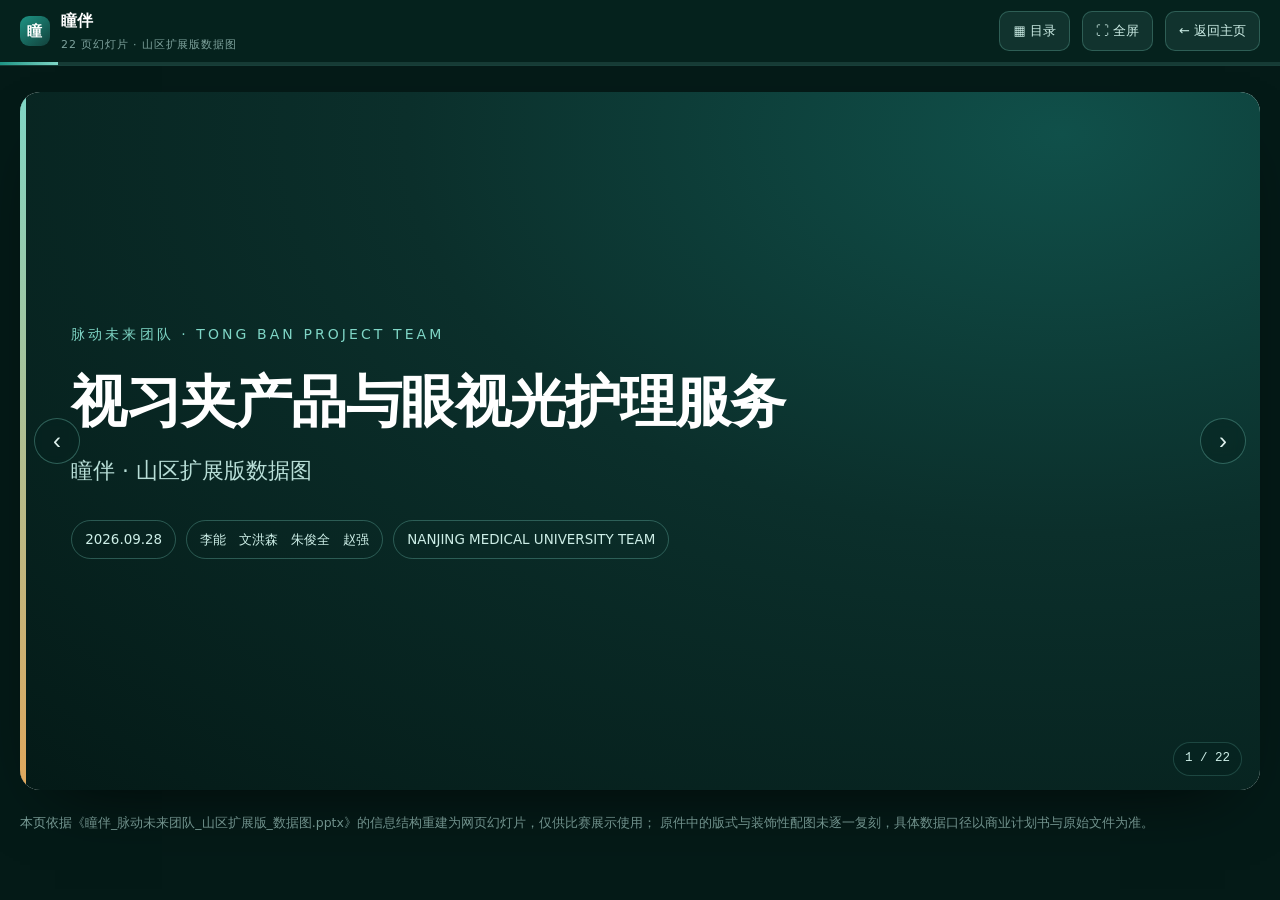
<file: slides.html>
<!DOCTYPE html>
<html lang="zh-CN">
<head>
<meta charset="utf-8">
<meta name="viewport" content="width=device-width, initial-scale=1">
<title>22 页幻灯片 · 瞳伴 山区扩展版数据图 | 脉动未来团队</title>
<meta name="description" content="瞳伴 脉动未来团队 山区扩展版数据图：22 页参赛演示文稿的网页幻灯片视图，支持键盘翻页、缩略图导航与全屏演示。">
<meta name="theme-color" content="#06231f">
<link rel="icon" href="data:image/svg+xml,%3Csvg xmlns='http://www.w3.org/2000/svg' viewBox='0 0 32 32'%3E%3Crect width='32' height='32' rx='9' fill='%231d9484'/%3E%3Ctext x='16' y='22' font-size='17' font-family='sans-serif' font-weight='bold' fill='white' text-anchor='middle'%3E瞳%3C/text%3E%3C/svg%3E">
<link rel="stylesheet" href="css/style.css">
</head>
<body class="deckpage">

<header class="deckbar">
  <div class="deckbar__inner">
    <a class="brand brand--light" href="index.html">
      <span class="brand__mark">瞳</span>
      <span>瞳伴<small style="color:#7ea39d">22 页幻灯片 · 山区扩展版数据图</small></span>
    </a>
    <div class="deckbar__spacer"></div>
    <button class="dbtn" id="thumbToggle" aria-expanded="false" title="缩略图（T）">▦ 目录</button>
    <button class="dbtn" id="deckFull" title="全屏（F）">⛶ 全屏</button>
    <a class="dbtn" href="index.html" title="返回展示主页">← 返回主页</a>
  </div>
  <div class="deckbar__progress"><span id="deckProgress"></span></div>
</header>

<main class="deckmain">
  <div class="deckstage-wrap" id="stageWrap">
    <div class="deckstage" id="slideStage" aria-live="polite"></div>
    <button class="decknav decknav--prev" id="deckPrev" aria-label="上一页">‹</button>
    <button class="decknav decknav--next" id="deckNext" aria-label="下一页">›</button>
    <div class="deckcounter" id="deckCounter">1 / 22</div>
  </div>

  <div class="thumbpanel" id="thumbPanel">
    <div class="thumbbar">
      <strong>缩略图导航</strong>
      <span>点击跳转 · 键盘 ← → 翻页 · F 全屏</span>
    </div>
    <div class="thumbgrid" id="deckThumbs"></div>
  </div>

  <p class="deckfoot">
    本页依据《瞳伴_脉动未来团队_山区扩展版_数据图.pptx》的信息结构重建为网页幻灯片，仅供比赛展示使用；
    原件中的版式与装饰性配图未逐一复刻，具体数据口径以商业计划书与原始文件为准。
  </p>
</main>

<script src="js/deck.js"></script>
<script src="js/main.js"></script>
</body>
</html>
</file>
<file: css/style.css>
/* 瞳伴 · 脉动未来团队 —— 展示网页样式
   视觉基调:深青医疗科技感 + 浅色留白内容区 */

:root {
  --ink-900: #06231f;
  --ink-800: #0b2f2b;
  --ink-700: #12403b;
  --ink-600: #1c5a53;
  --ink-500: #2d7a70;
  --teal-600: #16776c;
  --teal-500: #1d9484;
  --teal-400: #35b3a0;
  --teal-300: #7fd6c6;
  --teal-100: #dcf3ee;
  --teal-50: #f0faf7;
  --amber-500: #c98a3c;
  --amber-400: #e0a75c;
  --amber-100: #fbf0dd;
  --paper: #ffffff;
  --paper-2: #f6faf9;
  --line: #dcebe7;
  --text: #12211f;
  --text-2: #4b6461;
  --text-3: #79918d;
  --radius: 18px;
  --radius-sm: 12px;
  --shadow-sm: 0 1px 2px rgba(6, 35, 31, .06), 0 6px 16px -8px rgba(6, 35, 31, .18);
  --shadow-md: 0 2px 4px rgba(6, 35, 31, .05), 0 18px 40px -22px rgba(6, 35, 31, .35);
  --maxw: 1180px;
  --font: "Noto Sans SC", "PingFang SC", "Microsoft YaHei", "Hiragino Sans GB", system-ui, -apple-system, "Segoe UI", sans-serif;
  --mono: "SFMono-Regular", "JetBrains Mono", Consolas, "Courier New", monospace;
}

* { box-sizing: border-box; }

html { scroll-behavior: smooth; }

body {
  margin: 0;
  font-family: var(--font);
  color: var(--text);
  background: var(--paper-2);
  line-height: 1.75;
  -webkit-font-smoothing: antialiased;
  text-rendering: optimizeLegibility;
}

img { max-width: 100%; display: block; }

a { color: var(--teal-600); text-decoration: none; }
a:hover { text-decoration: underline; }

h1, h2, h3, h4 { line-height: 1.3; margin: 0; font-weight: 700; letter-spacing: -.01em; }

.container { width: 100%; max-width: var(--maxw); margin: 0 auto; padding: 0 24px; }

/* ---------- 导航 ---------- */
.topbar {
  position: sticky; top: 0; z-index: 60;
  background: rgba(255, 255, 255, .82);
  backdrop-filter: saturate(160%) blur(14px);
  border-bottom: 1px solid transparent;
  transition: border-color .25s, box-shadow .25s;
}
.topbar.is-scrolled { border-bottom-color: var(--line); box-shadow: 0 6px 24px -18px rgba(6, 35, 31, .5); }
.topbar__inner { display: flex; align-items: center; gap: 18px; height: 64px; }
.brand { display: flex; align-items: center; gap: 11px; font-weight: 800; color: var(--ink-800); letter-spacing: .02em; }
.brand:hover { text-decoration: none; }
.brand__mark {
  width: 30px; height: 30px; border-radius: 9px; flex: none;
  background: linear-gradient(140deg, var(--teal-500), var(--ink-700));
  display: grid; place-items: center; color: #fff; font-size: 15px; font-weight: 700;
}
.brand small { display: block; font-size: 11px; font-weight: 500; color: var(--text-3); letter-spacing: .08em; }
.nav { margin-left: auto; display: flex; gap: 4px; align-items: center; }
.nav a {
  font-size: 13.5px; color: var(--text-2); padding: 7px 11px; border-radius: 9px; white-space: nowrap;
}
.nav a:hover { background: var(--teal-50); color: var(--ink-700); text-decoration: none; }
.nav a.is-cta { background: var(--ink-800); color: #fff; }
.nav a.is-cta:hover { background: var(--ink-700); color: #fff; }
.nav-toggle { display: none; }

/* ---------- 首屏 ---------- */
.hero { position: relative; overflow: hidden; background:
  radial-gradient(120% 120% at 82% 8%, #10504a 0%, #0b2f2b 42%, #06231f 100%); color: #eafaf6; }
.hero::after {
  content: ""; position: absolute; inset: 0; pointer-events: none;
  background-image:
    radial-gradient(circle at 18% 78%, rgba(53, 179, 160, .22), transparent 45%),
    radial-gradient(circle at 88% 88%, rgba(224, 167, 92, .16), transparent 42%);
}
.hero__grid { position: relative; z-index: 2; display: grid; grid-template-columns: 1.15fr .85fr; gap: 56px;
  padding: 74px 0 82px; align-items: center; }
.eyebrow { display: inline-flex; align-items: center; gap: 9px; font-size: 12.5px; letter-spacing: .16em;
  text-transform: uppercase; color: var(--teal-300); font-weight: 600; }
.eyebrow::before { content: ""; width: 26px; height: 1px; background: var(--teal-400); }
.hero h1 { margin: 18px 0 0; font-size: clamp(32px, 4.4vw, 50px); letter-spacing: -.02em; color: #fff; }
.hero h1 em { font-style: normal; color: var(--teal-300); }
.hero__sub { font-size: clamp(17px, 1.9vw, 21px); color: #b8ded7; margin: 16px 0 0; font-weight: 500; }
.hero__lead { color: #9fc4be; font-size: 15px; margin: 18px 0 0; max-width: 46em; }
.hero__tags { display: flex; flex-wrap: wrap; gap: 9px; margin-top: 26px; }
.tag { font-size: 12.5px; padding: 6px 12px; border-radius: 999px; border: 1px solid rgba(127, 214, 198, .34);
  color: #cdeee7; background: rgba(127, 214, 198, .09); }
.tag--amber { border-color: rgba(224, 167, 92, .45); color: #f2d9b3; background: rgba(224, 167, 92, .12); }

.hero__card {
  background: rgba(255, 255, 255, .055); border: 1px solid rgba(127, 214, 198, .22);
  border-radius: 22px; padding: 26px 26px 22px; backdrop-filter: blur(6px);
}
.hero__card h3 { font-size: 14px; color: #cdeee7; font-weight: 600; letter-spacing: .04em; }
.hero__stats { display: grid; gap: 16px; margin-top: 18px; }
.stat { display: flex; align-items: baseline; gap: 12px; }
.stat__num { font-size: 34px; font-weight: 800; color: #fff; font-variant-numeric: tabular-nums; letter-spacing: -.02em; }
.stat__num span { font-size: 17px; font-weight: 600; color: var(--teal-300); margin-left: 2px; }
.stat__label { font-size: 13px; color: #9fc4be; }
.hero__card hr { border: 0; border-top: 1px solid rgba(127, 214, 198, .18); margin: 20px 0 16px; }
.hero__note { font-size: 12px; color: #8fb4ae; margin: 0; }

/* ---------- 通用区块 ---------- */
.section { padding: 78px 0; }
.section--tint { background: var(--paper); }
.section--dark { background: var(--ink-900); color: #dff2ee; }
.section__head { max-width: 800px; margin-bottom: 40px; }
.section__kicker { font-size: 12.5px; font-weight: 700; letter-spacing: .18em; text-transform: uppercase; color: var(--teal-500); }
.section__head h2 { font-size: clamp(24px, 2.9vw, 34px); margin: 12px 0 0; color: var(--ink-800); }
.section--dark .section__head h2 { color: #fff; }
.section--dark .section__kicker { color: var(--teal-300); }
.section__head p { color: var(--text-2); margin: 14px 0 0; font-size: 15.5px; }
.section--dark .section__head p { color: #a9cbc5; }

.grid { display: grid; gap: 20px; }
.g2 { grid-template-columns: repeat(2, minmax(0, 1fr)); }
.g3 { grid-template-columns: repeat(3, minmax(0, 1fr)); }
.g4 { grid-template-columns: repeat(4, minmax(0, 1fr)); }

.card {
  background: var(--paper); border: 1px solid var(--line); border-radius: var(--radius);
  padding: 24px; box-shadow: var(--shadow-sm); position: relative;
}
.card--flat { box-shadow: none; background: var(--teal-50); border-color: #d3ece6; }
.card h3 { font-size: 17px; color: var(--ink-800); margin-bottom: 8px; }
.card h4 { font-size: 15px; color: var(--ink-700); margin-bottom: 6px; }
.card p { margin: 0; font-size: 14.5px; color: var(--text-2); }
.card p + p { margin-top: 9px; }
.card__num {
  width: 34px; height: 34px; border-radius: 11px; display: grid; place-items: center;
  background: var(--teal-100); color: var(--teal-600); font-weight: 800; font-size: 15px; margin-bottom: 14px;
}
.card__num--amber { background: var(--amber-100); color: #a96c22; }

.list { margin: 10px 0 0; padding: 0; list-style: none; }
.list li { position: relative; padding-left: 20px; font-size: 14.5px; color: var(--text-2); }
.list li + li { margin-top: 7px; }
.list li::before { content: ""; position: absolute; left: 4px; top: .66em; width: 6px; height: 6px; border-radius: 50%; background: var(--teal-400); }

.callout {
  display: flex; gap: 16px; padding: 20px 22px; border-radius: var(--radius-sm);
  background: var(--amber-100); border: 1px solid #f0dcbd; border-left: 4px solid var(--amber-400);
  font-size: 14.5px; color: #6c4a17;
}
.callout--teal { background: var(--teal-50); border-color: #cbe9e2; border-left-color: var(--teal-400); color: var(--ink-700); }
.callout strong { color: #52360d; }
.callout--teal strong { color: var(--ink-800); }
.callout__icon { flex: none; font-weight: 800; }

/* ---------- 近视率图表 ---------- */
.chartcard { background: var(--paper); border: 1px solid var(--line); border-radius: var(--radius); padding: 30px 30px 24px; box-shadow: var(--shadow-sm); }
.chart { display: flex; align-items: flex-end; gap: clamp(18px, 4vw, 64px); height: 320px; padding: 8px 6px 0; }
.bar { flex: 1; display: flex; flex-direction: column; justify-content: flex-end; align-items: center; height: 100%; }
.bar__val { font-size: 26px; font-weight: 800; color: var(--ink-800); font-variant-numeric: tabular-nums; }
.bar__val span { font-size: 14px; color: var(--teal-500); }
.bar__fill {
  width: 100%; max-width: 168px; margin-top: 8px; border-radius: 12px 12px 4px 4px;
  background: linear-gradient(180deg, var(--teal-400), var(--teal-600));
  height: 0; transition: height 1.1s cubic-bezier(.22, 1, .36, 1);
}
.bar:nth-child(2) .bar__fill { background: linear-gradient(180deg, var(--teal-500), var(--ink-600)); }
.bar:nth-child(3) .bar__fill { background: linear-gradient(180deg, var(--amber-400), #a96c22); }
.bar__label { margin-top: 12px; font-size: 14px; color: var(--text-2); font-weight: 600; }
.chart__caption { margin: 22px 0 0; font-size: 12.5px; color: var(--text-3); border-top: 1px dashed var(--line); padding-top: 14px; }

/* ---------- 流程图 ---------- */
.flow { display: grid; grid-template-columns: repeat(5, minmax(0, 1fr)); gap: 14px; }
.flow__step {
  background: var(--paper); border: 1px solid var(--line); border-radius: var(--radius-sm);
  padding: 20px 18px; position: relative; box-shadow: var(--shadow-sm);
}
.flow__step::after {
  content: ""; position: absolute; right: -9px; top: 50%; width: 16px; height: 1.5px; background: var(--teal-300);
}
.flow__step:last-child::after { display: none; }
.flow__idx { font-family: var(--mono); font-size: 12px; color: var(--teal-500); font-weight: 700; }
.flow__step h4 { margin-top: 8px; font-size: 15.5px; }
.flow__step p { margin: 6px 0 0; font-size: 13.5px; color: var(--text-2); }

/* ---------- 数据流 ---------- */
.chain { display: flex; flex-wrap: wrap; align-items: center; gap: 10px; }
.chain__item {
  display: inline-flex; align-items: center; gap: 8px; padding: 9px 14px; border-radius: 999px;
  background: rgba(127, 214, 198, .1); border: 1px solid rgba(127, 214, 198, .3);
  font-size: 13.5px; color: #d5f0ea;
}
.chain__arrow { color: var(--teal-400); font-size: 15px; }

/* ---------- 表格 ---------- */
.tablewrap { overflow-x: auto; border: 1px solid var(--line); border-radius: var(--radius); background: var(--paper); box-shadow: var(--shadow-sm); }
table { width: 100%; border-collapse: collapse; font-size: 14.5px; min-width: 640px; }
th, td { text-align: left; padding: 15px 18px; vertical-align: top; border-bottom: 1px solid var(--line); }
th { background: var(--teal-50); color: var(--ink-800); font-weight: 700; font-size: 13.5px; letter-spacing: .02em; }
tbody tr:last-child td { border-bottom: 0; }
td strong { color: var(--ink-800); }
.tier { display: inline-block; font-size: 11.5px; font-weight: 700; padding: 3px 9px; border-radius: 999px; background: var(--teal-100); color: var(--teal-600); }
.tier--amber { background: var(--amber-100); color: #a96c22; }
.tier--ink { background: #e3ebe9; color: var(--ink-600); }

/* ---------- 时间轴 ---------- */
.timeline { position: relative; margin-top: 8px; }
.timeline::before { content: ""; position: absolute; left: 15px; top: 8px; bottom: 8px; width: 2px; background: var(--line); }
.tl { position: relative; padding: 0 0 26px 52px; }
.tl:last-child { padding-bottom: 0; }
.tl__dot {
  position: absolute; left: 6px; top: 4px; width: 20px; height: 20px; border-radius: 50%;
  background: var(--paper); border: 4px solid var(--teal-400); box-shadow: 0 0 0 4px var(--paper-2);
}
.tl h4 { font-size: 16px; color: var(--ink-800); }
.tl__meta { font-size: 12.5px; color: var(--teal-500); font-weight: 600; letter-spacing: .04em; }
.tl p { margin: 6px 0 0; font-size: 14.5px; color: var(--text-2); }

/* ---------- 图片展示 ---------- */
.figure { background: var(--paper); border: 1px solid var(--line); border-radius: var(--radius); overflow: hidden; box-shadow: var(--shadow-sm); }
.figure img { width: 100%; background: var(--paper); }
.figure figcaption { padding: 14px 20px 18px; font-size: 13.5px; color: var(--text-2); border-top: 1px solid var(--line); }

/* ---------- 幻灯片入口 ---------- */
.deckcta {
  display: grid; grid-template-columns: 1fr auto; gap: 28px; align-items: center;
  background: linear-gradient(120deg, #0d3d38, #06231f); color: #dff2ee;
  border-radius: 22px; padding: 34px 36px; box-shadow: var(--shadow-md);
}
.deckcta h3 { color: #fff; font-size: 22px; }
.deckcta p { margin: 10px 0 0; color: #a9cbc5; font-size: 14.5px; max-width: 52em; }
.btn {
  display: inline-flex; align-items: center; gap: 9px; padding: 12px 22px; border-radius: 12px;
  background: var(--teal-400); color: #06231f; font-weight: 700; font-size: 14.5px; border: 0; cursor: pointer;
  transition: transform .18s, background .18s;
}
.btn:hover { background: #4ec7b3; text-decoration: none; transform: translateY(-1px); }
.btn--ghost { background: transparent; color: #cdeee7; border: 1px solid rgba(127, 214, 198, .4); }
.btn--ghost:hover { background: rgba(127, 214, 198, .12); color: #fff; }
.btn--dark { background: var(--ink-800); color: #fff; }
.btn--dark:hover { background: var(--ink-700); color: #fff; }

/* ---------- 团队 / 页脚 ---------- */
.person { display: flex; gap: 14px; align-items: center; }
.person__avatar {
  width: 44px; height: 44px; border-radius: 13px; flex: none; display: grid; place-items: center;
  background: var(--teal-100); color: var(--teal-600); font-weight: 800;
}
.person__name { font-weight: 700; color: var(--ink-800); }
.person__role { font-size: 12.5px; color: var(--text-3); }

.footer { background: var(--ink-900); color: #93b7b1; padding: 56px 0 34px; font-size: 14px; }
.footer a { color: #cdeee7; }
.footer__grid { display: grid; grid-template-columns: 1.4fr 1fr 1fr; gap: 34px; }
.footer h4 { color: #fff; font-size: 14px; margin-bottom: 12px; }
.footer ul { list-style: none; margin: 0; padding: 0; }
.footer li + li { margin-top: 8px; }
.footer__bottom { border-top: 1px solid rgba(127, 214, 198, .16); margin-top: 34px; padding-top: 20px; font-size: 12.5px; color: #7ea39d; }

.disclaimer { font-size: 12.5px; color: var(--text-3); margin-top: 14px; }
.section--dark .disclaimer { color: #7ea39d; }

.reveal { opacity: 0; transform: translateY(18px); transition: opacity .7s ease, transform .7s cubic-bezier(.22, 1, .36, 1); }
.reveal.is-in { opacity: 1; transform: none; }
@media (prefers-reduced-motion: reduce) {
  .reveal { opacity: 1; transform: none; transition: none; }
  html { scroll-behavior: auto; }
}

/* ---------- 响应式 ---------- */
@media (max-width: 1000px) {
  .hero__grid { grid-template-columns: 1fr; gap: 34px; padding: 54px 0 60px; }
  .g4 { grid-template-columns: repeat(2, minmax(0, 1fr)); }
  .flow { grid-template-columns: repeat(2, minmax(0, 1fr)); }
  .flow__step::after { display: none; }
  .footer__grid { grid-template-columns: 1fr 1fr; }
}
/* ==================== 幻灯片视图 ==================== */
.deckpage { background: #041a17; color: #dff2ee; }
.deckbar {
  position: sticky; top: 0; z-index: 60; background: rgba(6, 35, 31, .92);
  backdrop-filter: blur(12px); border-bottom: 1px solid rgba(127, 214, 198, .16);
}
.deckbar__inner { max-width: 1400px; margin: 0 auto; padding: 0 20px; height: 62px; display: flex; align-items: center; gap: 12px; }
.deckbar__spacer { flex: 1; }
.brand--light { color: #fff; }
.brand--light:hover { text-decoration: none; }
.brand--light small { color: #7ea39d; }
.dbtn {
  font: inherit; font-size: 13px; color: #cdeee7; background: rgba(127, 214, 198, .1);
  border: 1px solid rgba(127, 214, 198, .26); border-radius: 10px; padding: 8px 13px; cursor: pointer;
  white-space: nowrap;
}
.dbtn:hover { background: rgba(127, 214, 198, .2); color: #fff; text-decoration: none; }
.deckbar__progress { height: 3px; background: rgba(127, 214, 198, .14); }
.deckbar__progress span { display: block; height: 100%; width: 4%; background: linear-gradient(90deg, var(--teal-500), var(--teal-300)); transition: width .3s ease; }

.deckmain { max-width: 1400px; margin: 0 auto; padding: 26px 20px 40px; }
.deckstage-wrap { position: relative; }
.deckstage {
  position: relative; aspect-ratio: 16 / 9; width: 100%; border-radius: 20px; overflow: hidden;
  background: linear-gradient(150deg, #f7fcfa 0%, #eef7f4 60%, #e8f3f0 100%);
  color: var(--text); box-shadow: 0 30px 70px -35px rgba(0, 0, 0, .75);
}
.deckstage.is-anim .sl { animation: slIn .42s cubic-bezier(.22, 1, .36, 1) both; }
@keyframes slIn { from { opacity: 0; transform: translateY(10px); } to { opacity: 1; transform: none; } }

.sl { position: absolute; inset: 0; padding: clamp(22px, 3.6vw, 52px) clamp(24px, 4vw, 64px); display: flex; flex-direction: column; }

/* 封面 / 结尾 */
.sl--cover { background: radial-gradient(120% 130% at 84% 6%, #10504a 0%, #0b2f2b 44%, #041a17 100%); color: #eafaf6; justify-content: center; }
.sl__coverbar { position: absolute; left: 0; top: 0; bottom: 0; width: 6px; background: linear-gradient(180deg, var(--teal-300), var(--amber-400)); }
.sl__coverbody { position: relative; z-index: 2; }
.sl__brandline { font-size: clamp(11px, 1.1vw, 14px); letter-spacing: .22em; color: var(--teal-300); text-transform: uppercase; }
.sl__covertitle { font-size: clamp(28px, 4.4vw, 58px); color: #fff; margin: 18px 0 0; letter-spacing: -.02em; }
.sl__coversub { font-size: clamp(14px, 1.7vw, 22px); color: #b8ded7; margin: 14px 0 0; }
.sl__covermeta { display: flex; flex-wrap: wrap; gap: 10px; margin-top: 30px; }
.sl__covermeta span { font-size: clamp(11px, 1.05vw, 13.5px); padding: 7px 13px; border-radius: 999px; border: 1px solid rgba(127, 214, 198, .3); color: #cdeee7; }

/* 目录 */
.sl--toc { justify-content: center; }
.sl__tocgrid { display: grid; grid-template-columns: repeat(2, minmax(0, 1fr)); gap: clamp(12px, 1.8vw, 24px); margin-top: clamp(18px, 3vw, 40px); }
.toccard {
  display: flex; gap: 16px; align-items: center; background: #fff; border: 1px solid var(--line);
  border-radius: 16px; padding: clamp(14px, 1.8vw, 24px); box-shadow: var(--shadow-sm);
}
.toccard__num { font-family: var(--mono); font-size: clamp(18px, 2.2vw, 28px); font-weight: 700; color: var(--teal-400); }
.toccard__cn { font-size: clamp(14px, 1.6vw, 20px); font-weight: 700; color: var(--ink-800); }
.toccard__en { font-size: clamp(10px, 1vw, 12px); letter-spacing: .12em; color: var(--text-3); text-transform: uppercase; }

/* 章节页 */
.sl--part { background: radial-gradient(120% 130% at 78% 10%, #12564e 0%, #0b2f2b 46%, #041a17 100%); color: #fff; justify-content: center; }
.sl__partnum { font-family: var(--mono); font-size: clamp(12px, 1.3vw, 16px); letter-spacing: .24em; color: var(--teal-300); }
.sl__parttitle { font-size: clamp(28px, 4vw, 52px); margin: 16px 0 0; color: #fff; }
.sl__parten { font-size: clamp(12px, 1.4vw, 18px); letter-spacing: .16em; color: #8fb4ae; margin: 12px 0 0; text-transform: uppercase; }

/* 内容页 */
.sl--content { justify-content: flex-start; }
.sl__head { max-width: 62em; }
.sl__kicker { font-size: clamp(10px, 1.05vw, 13px); letter-spacing: .16em; text-transform: uppercase; color: var(--teal-500); font-weight: 700; }
.sl__head h2 { font-size: clamp(19px, 2.5vw, 34px); color: var(--ink-800); margin: 10px 0 0; }
.sl__head p { font-size: clamp(12px, 1.25vw, 16px); color: var(--text-2); margin: 10px 0 0; line-height: 1.65; }
.sl__cards { display: grid; gap: clamp(10px, 1.4vw, 20px); margin-top: clamp(16px, 2.4vw, 30px); grid-template-columns: repeat(4, minmax(0, 1fr)); }
.sl__cards.cols-3 { grid-template-columns: repeat(3, minmax(0, 1fr)); }
.sl__cards.cols-5 { grid-template-columns: repeat(5, minmax(0, 1fr)); }
.slcard {
  background: #fff; border: 1px solid var(--line); border-radius: 14px; padding: clamp(12px, 1.5vw, 22px);
  box-shadow: var(--shadow-sm); min-width: 0;
}
.slcard__num {
  display: inline-grid; place-items: center; min-width: 30px; height: 30px; padding: 0 9px; border-radius: 9px;
  background: var(--teal-100); color: var(--teal-600); font-weight: 800; font-size: clamp(11px, 1.1vw, 14px); margin-bottom: 10px;
}
.slcard h4 { font-size: clamp(13px, 1.4vw, 18px); color: var(--ink-800); }
.slcard p { font-size: clamp(11px, 1.15vw, 14.5px); color: var(--text-2); margin: 7px 0 0; line-height: 1.6; }
.slcard__note { color: var(--text-3) !important; }
.sl__note {
  margin: auto 0 0; padding-top: 14px; font-size: clamp(10px, 1.05vw, 13px); color: var(--text-3);
  border-top: 1px dashed var(--line);
}
.slfigure { margin: clamp(12px, 1.6vw, 22px) 0 0; display: flex; gap: clamp(12px, 1.6vw, 22px); align-items: center; background: #fff; border: 1px solid var(--line); border-radius: 14px; padding: 12px; }
.slfigure img { width: min(46%, 460px); border-radius: 10px; }
.slfigure figcaption { font-size: clamp(10.5px, 1.1vw, 13.5px); color: var(--text-2); }
.slchart { display: flex; align-items: flex-end; gap: clamp(20px, 5vw, 90px); height: clamp(110px, 30%, 240px); margin-top: clamp(12px, 2vw, 26px); }
.slbar { flex: 1; display: flex; flex-direction: column; justify-content: flex-end; align-items: center; height: 100%; }
.slbar__v { font-size: clamp(14px, 1.8vw, 26px); font-weight: 800; color: var(--ink-800); }
.slbar__f { width: min(100%, 150px); height: var(--h); border-radius: 10px 10px 3px 3px; background: linear-gradient(180deg, var(--teal-400), var(--teal-600)); margin-top: 6px; }
.slbar:nth-child(2) .slbar__f { background: linear-gradient(180deg, var(--teal-500), var(--ink-600)); }
.slbar:nth-child(3) .slbar__f { background: linear-gradient(180deg, var(--amber-400), #a96c22); }
.slbar__l { margin-top: 8px; font-size: clamp(11px, 1.2vw, 14px); color: var(--text-2); font-weight: 600; }

.decknav {
  position: absolute; top: 50%; transform: translateY(-50%); width: 46px; height: 46px; border-radius: 50%;
  border: 1px solid rgba(127, 214, 198, .34); background: rgba(6, 35, 31, .55); color: #dff2ee;
  font-size: 24px; line-height: 1; cursor: pointer; backdrop-filter: blur(6px); display: grid; place-items: center;
  transition: background .18s, transform .18s;
}
.decknav:hover { background: rgba(29, 148, 132, .75); }
.decknav--prev { left: 14px; }
.decknav--next { right: 14px; }
.deckcounter {
  position: absolute; right: 18px; bottom: 14px; font-family: var(--mono); font-size: 12.5px; color: #cdeee7;
  background: rgba(6, 35, 31, .62); padding: 5px 11px; border-radius: 999px; border: 1px solid rgba(127, 214, 198, .2);
}

.thumbpanel { max-height: 0; overflow: hidden; transition: max-height .34s ease; }
.thumbpanel.is-open { max-height: 340px; overflow: auto; }
.thumbbar { display: flex; align-items: baseline; gap: 14px; padding: 20px 4px 12px; color: #cdeee7; font-size: 13.5px; }
.thumbbar span { color: #7ea39d; font-size: 12px; }
.thumbgrid { display: grid; grid-template-columns: repeat(auto-fill, minmax(180px, 1fr)); gap: 10px; padding-bottom: 16px; }
.thumb {
  text-align: left; font: inherit; cursor: pointer; color: #cdeee7; background: rgba(255, 255, 255, .05);
  border: 1px solid rgba(127, 214, 198, .18); border-radius: 12px; padding: 11px 13px; display: flex; gap: 10px; align-items: flex-start;
}
.thumb:hover { background: rgba(127, 214, 198, .14); }
.thumb.is-active { border-color: var(--teal-400); background: rgba(53, 179, 160, .22); color: #fff; }
.thumb__i { font-family: var(--mono); font-size: 12px; color: var(--teal-300); flex: none; padding-top: 1px; }
.thumb__t { font-size: 12.5px; line-height: 1.45; }

.deckfoot { color: #7ea39d; font-size: 12.5px; margin: 22px 0 0; line-height: 1.7; }

@media (max-width: 900px) {
  .sl__cards, .sl__cards.cols-3, .sl__cards.cols-5 { grid-template-columns: repeat(2, minmax(0, 1fr)); }
  .deckstage { aspect-ratio: 4 / 3; }
  .slfigure { flex-direction: column; align-items: stretch; }
  .slfigure img { width: 100%; }
}
@media (max-width: 560px) {
  .sl__cards, .sl__cards.cols-3, .sl__cards.cols-5, .sl__tocgrid { grid-template-columns: 1fr; }
  .deckbar__inner { gap: 8px; }
  .dbtn { padding: 7px 10px; font-size: 12px; }
  .deckstage { aspect-ratio: 3 / 4; }
}

@media (max-width: 720px) {
  .nav { display: none; }
  .nav.is-open {
    display: flex; flex-direction: column; align-items: stretch; position: absolute; left: 16px; right: 16px; top: 70px;
    background: var(--paper); border: 1px solid var(--line); border-radius: 14px; padding: 10px; box-shadow: var(--shadow-md);
  }
  .nav-toggle {
    display: inline-grid; place-items: center; margin-left: auto; width: 40px; height: 40px;
    border: 1px solid var(--line); border-radius: 11px; background: var(--paper); font-size: 17px; cursor: pointer; color: var(--ink-700);
  }
  .g2, .g3, .g4 { grid-template-columns: 1fr; }
  .flow { grid-template-columns: 1fr; }
  .section { padding: 56px 0; }
  .chart { height: 240px; gap: 14px; }
  .deckcta { grid-template-columns: 1fr; padding: 26px 22px; }
  .footer__grid { grid-template-columns: 1fr; }
}
</file>
